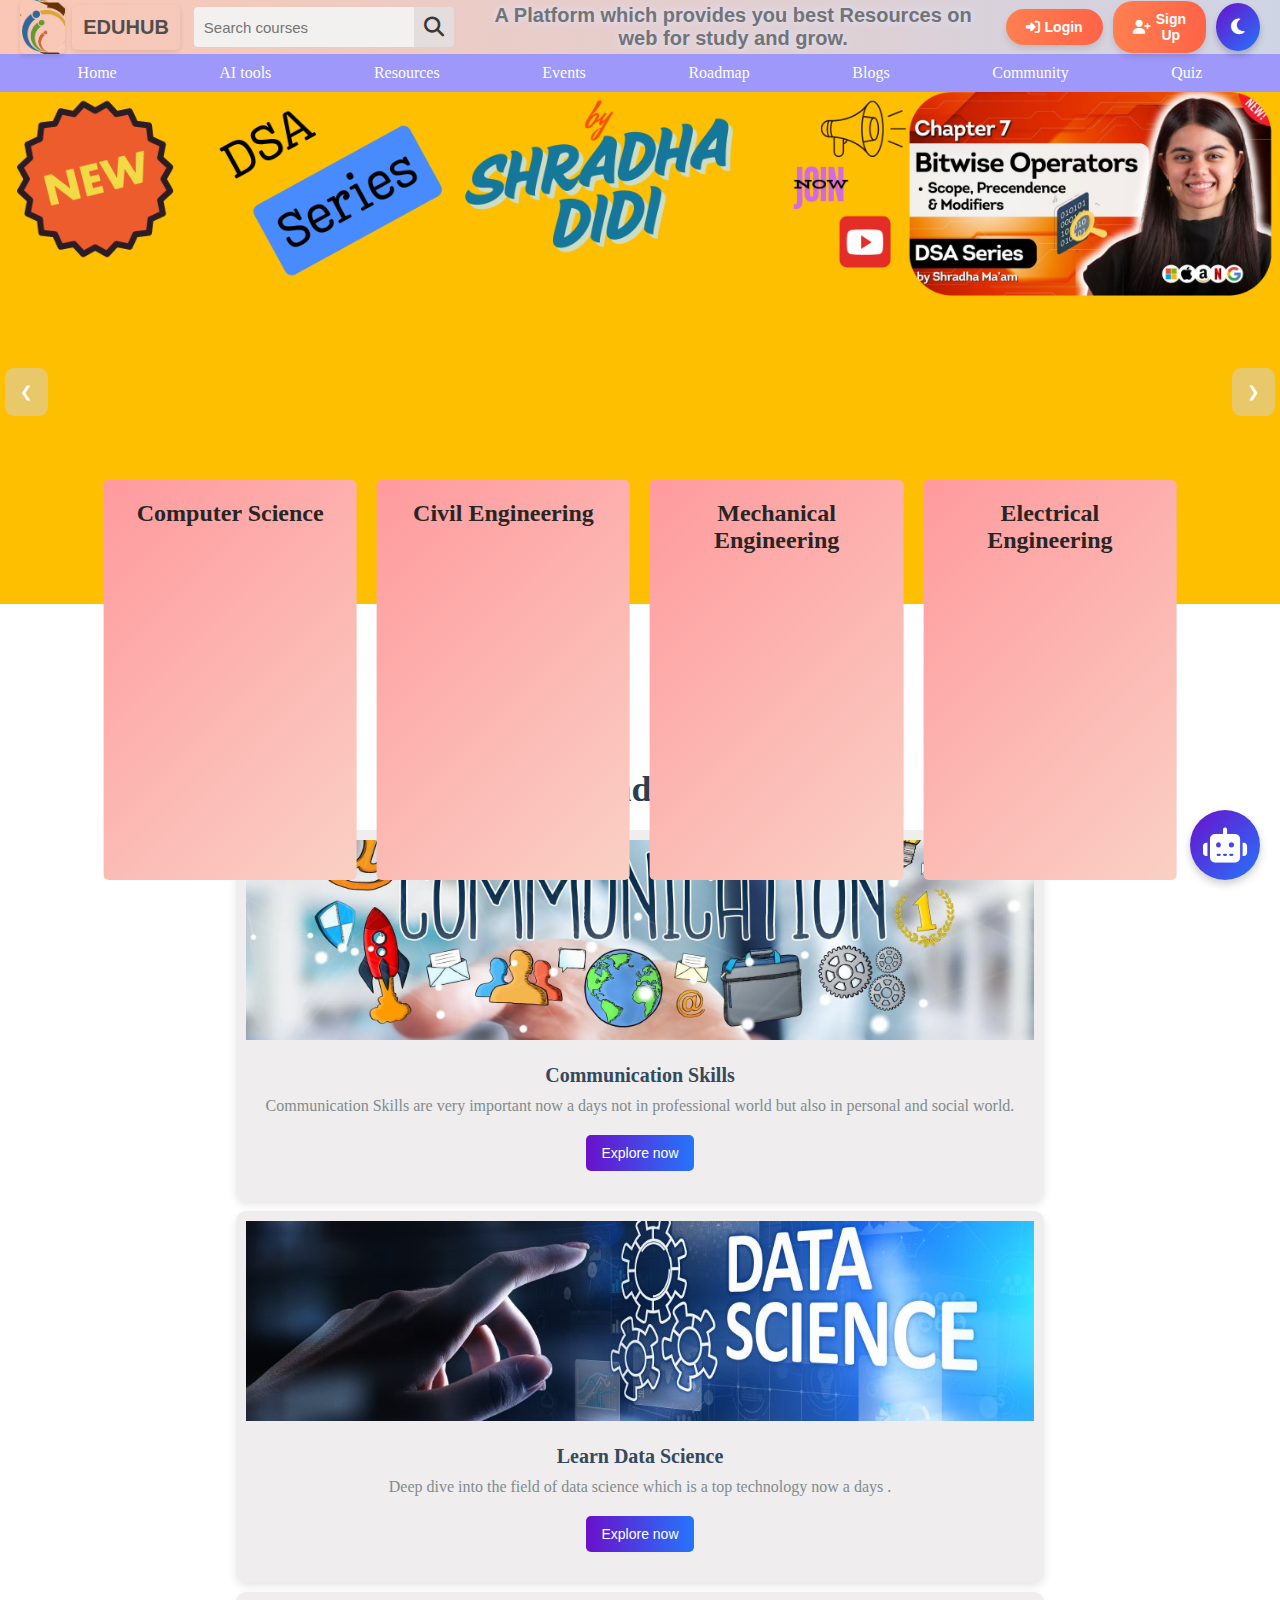
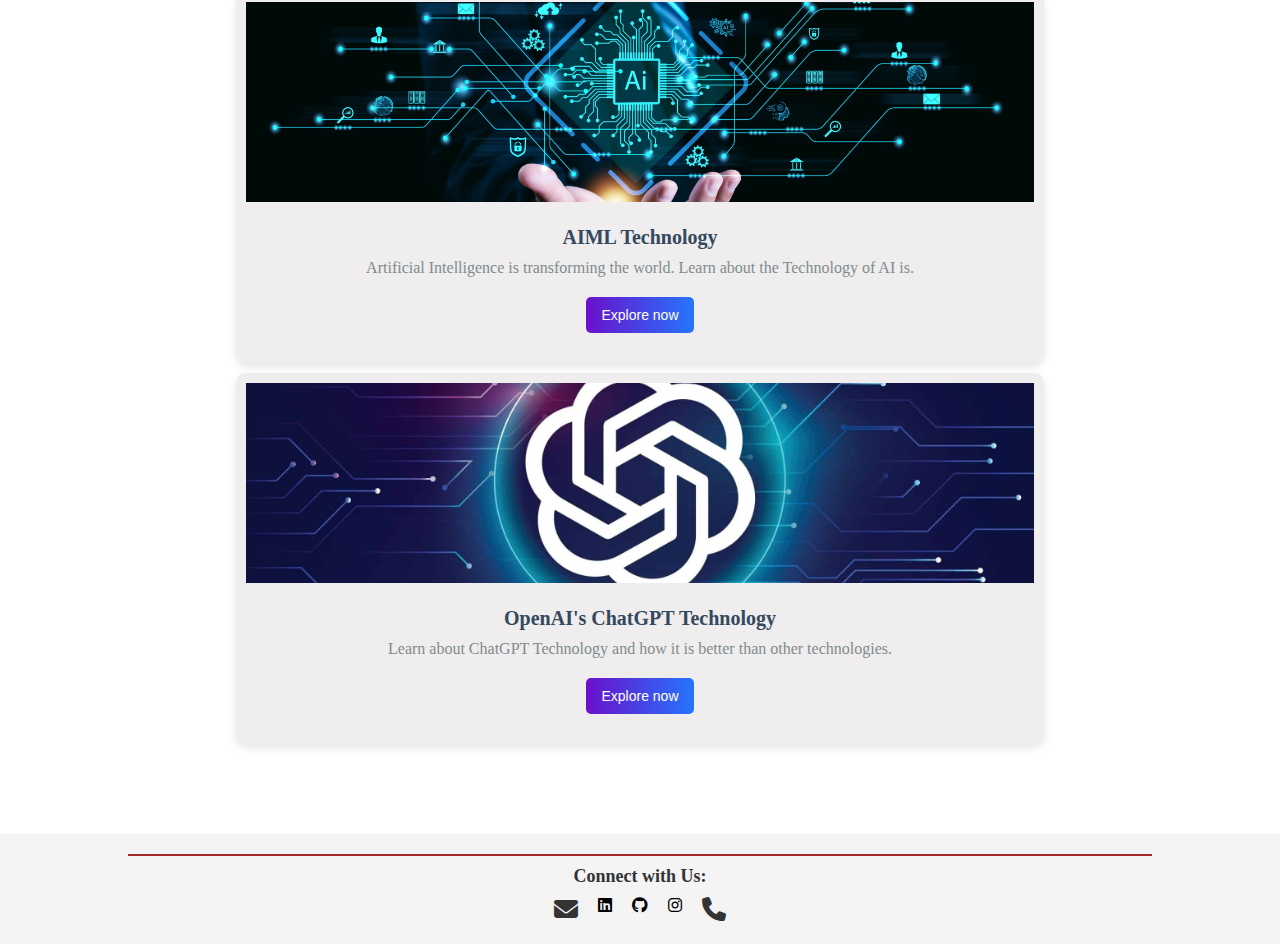
<file: index.html>
<!DOCTYPE html>
<html lang="en">

<head>
    <meta charset="UTF-8">
    <meta name="viewport" content="width=device-width, initial-scale=1.0">
    <title>EDUHUB</title>
    <link rel="stylesheet" href="https://cdnjs.cloudflare.com/ajax/libs/font-awesome/6.7.2/css/all.min.css"
        integrity="sha512-Evv84Mr4kqVGRNSgIGL/F/aIDqQb7xQ2vcrdIwxfjThSH8CSR7PBEakCr51Ck+w+/U6swU2Im1vVX0SVk9ABhg=="
        crossorigin="anonymous" referrerpolicy="no-referrer" />
    <link rel="stylesheet" href="style.css">


</head>

<body>
    <div class="navbar">
        <div class="nav-logo border"></div>
        <div class="title-name border">
            <p id="tname">EDUHUB</p>
        </div>
        <div class="search-bar">
            <div class="nav-search">

                
                <input class="search-input" type="text" placeholder="Search courses">
                <div class="search-icon">
                    <i id="magnify" class="fa-solid fa-magnifying-glass"></i>
                </div>

            </div>

        </div>

        <div class="tagline">
            <p class="glowing-text"> A Platform which provides you best Resources on web for study and grow.</p>
        </div>

        <!-- Login/Sign Up -->
        <div class="login-signup">
            <!-- Login Button -->
            <button class="auth-btn" title="Login" data-href="login.html">
                <i class="fa-solid fa-right-to-bracket"></i> Login
            </button>
            <!-- Sign Up Button -->
            <button class="auth-btn" title="Sign Up" data-href="signup.html">
                <i class="fa-solid fa-user-plus"></i> Sign Up
            </button>
        </div>

        <div class="dark-mode-toggle">
            <button id="darkModeBtn" class="dark-mode-btn" title="Dark/Light Mode">
                <i class="fa-solid fa-moon"></i>
            </button>
        </div>
    </div>
    </div>

    <div class="secondary-navbar">
        <ul class="secondary-navbar-menu">
            <li class="secondary-navbar-item"><a href="index.html" class="secondary-navbar-link">Home </a></li>
            <li class="secondary-navbar-item"><a href="aitools.html" class="secondary-navbar-link">AI tools </a></li>
            <!-- <li class="secondary-navbar-item"><a href="ebook.html" class="secondary-navbar-link">Ebooks</a></li> -->
            <li class="secondary-navbar-item"><a href="resoures.html" class="secondary-navbar-link">Resources </a></li>
            <li class="secondary-navbar-item"><a href="event.html" class="secondary-navbar-link">Events </a></li>
            <li class="secondary-navbar-item"><a href="roadmap.html" class="secondary-navbar-link">Roadmap </a></li>
            <li class="secondary-navbar-item"><a href="blog.html" class="secondary-navbar-link">Blogs </a></li>
            <li class="secondary-navbar-item"><a href="community.html" class="secondary-navbar-link">Community </a></li>
            <li class="secondary-navbar-item"><a href="quiz.html" class="secondary-navbar-link">Quiz</a></li>
        </ul>
    </div>

    <div class="carousel">
        <div class="carousel-images">
            <img class="carousel-image" src="fun.png" alt="Image 1">
            <img class="carousel-image" src="slide1.png" alt="Image 2">
            <img class="carousel-image" src="canva1.png" alt="Image 2">
            <img class="carousel-image" src="last.png" alt="Image 2">
            <img class="carousel-image" src="sh1.png" alt="Image 3">



        </div>

        <button class="carousel-btn prev-btn">&#10094;</button>
        <button class="carousel-btn next-btn">&#10095;</button>
    </div>





    <!-- boxes of college content -->

    <div class="functional-boxes">


        <div class="functional-boxes">
            <!-- Box 1 -->
            <div class="box">
                <h2 class="box-heading">Computer Science</h2>
                <div class="box-hover-content">
                    <button class="box-btn" onclick="window.open('sem1.html')">Semester 1</button>
                    <button class="box-btn" onclick="window.open('https://www.example.com/cse', '_blank')">Semester
                        2</button>
                    <button class="box-btn" onclick="window.open('https://www.example.com/cse', '_blank')">Semester
                        3</button>
                    <button class="box-btn" onclick="window.open('https://www.example.com/cse', '_blank')">Semester
                        4</button>
                    <button class="box-btn" onclick="window.open('https://www.example.com/cse', '_blank')">Semester
                        5</button>
                    <button class="box-btn" onclick="window.open('https://www.example.com/cse', '_blank')">Semester
                        6</button>
                    <button class="box-btn" onclick="window.open('https://www.example.com/cse', '_blank')">Semester
                        7</button>
                    <button class="box-btn" onclick="window.open('https://www.example.com/cse', '_blank')">Semester
                        8</button>

                </div>
            </div>
            <!-- Box 2 -->
            <div class="box">
                <h2 class="box-heading">Civil Engineering</h2>
                <div class="box-hover-content">
                    <button class="box-btn" onclick="window.open('https://www.example.com/cse', '_blank')">Semester
                        1</button>
                    <button class="box-btn" onclick="window.open('https://www.example.com/cse', '_blank')">Semester
                        2</button>
                    <button class="box-btn" onclick="window.open('https://www.example.com/cse', '_blank')">Semester
                        3</button>
                    <button class="box-btn" onclick="window.open('https://www.example.com/cse', '_blank')">Semester
                        4</button>
                    <button class="box-btn" onclick="window.open('https://www.example.com/cse', '_blank')">Semester
                        5</button>
                    <button class="box-btn" onclick="window.open('https://www.example.com/cse', '_blank')">Semester
                        6</button>
                    <button class="box-btn" onclick="window.open('https://www.example.com/cse', '_blank')">Semester
                        7</button>
                    <button class="box-btn" onclick="window.open('https://www.example.com/cse', '_blank')">Semester
                        8</button>

                </div>
            </div>

            <!-- Box 3 -->
            <div class="box">
                <h2 class="box-heading">Mechanical Engineering</h2>
                <div class="box-hover-content">
                    <button class="box-btn" onclick="window.open('https://www.example.com/cse', '_blank')">Semester
                        1</button>
                    <button class="box-btn" onclick="window.open('https://www.example.com/cse', '_blank')">Semester
                        2</button>
                    <button class="box-btn" onclick="window.open('https://www.example.com/cse', '_blank')">Semester
                        3</button>
                    <button class="box-btn" onclick="window.open('https://www.example.com/cse', '_blank')">Semester
                        4</button>
                    <button class="box-btn" onclick="window.open('https://www.example.com/cse', '_blank')">Semester
                        5</button>
                    <button class="box-btn" onclick="window.open('https://www.example.com/cse', '_blank')">Semester
                        6</button>
                    <button class="box-btn" onclick="window.open('https://www.example.com/cse', '_blank')">Semester
                        7</button>
                    <button class="box-btn" onclick="window.open('https://www.example.com/cse', '_blank')">Semester
                        8</button>
                </div>
            </div>

            <!-- Box 4 -->
            <div class="box">
                <h2 class="box-heading">Electrical Engineering</h2>
                <div class="box-hover-content">
                    <button class="box-btn" onclick="window.open('https://www.example.com/cse', '_blank')">Semester
                        1</button>
                    <button class="box-btn" onclick="window.open('https://www.example.com/cse', '_blank')">Semester
                        2</button>
                    <button class="box-btn" onclick="window.open('https://www.example.com/cse', '_blank')">Semester
                        3</button>
                    <button class="box-btn" onclick="window.open('https://www.example.com/cse', '_blank')">Semester
                        4</button>
                    <button class="box-btn" onclick="window.open('https://www.example.com/cse', '_blank')">Semester
                        5</button>
                    <button class="box-btn" onclick="window.open('https://www.example.com/cse', '_blank')">Semester
                        6</button>
                    <button class="box-btn" onclick="window.open('https://www.example.com/cse', '_blank')">Semester
                        7</button>
                    <button class="box-btn" onclick="window.open('https://www.example.com/cse', '_blank')">Semester
                        8</button>

                </div>
            </div>








        </div>


    </div>


    <!-- AI Chatbot Button -->
    <div class="chatbot-container">
        <button id="chatbot-btn" class="chatbot-btn" title="Chat with AI">
            <i class="fa-solid fa-robot"></i>
        </button>
    </div>

    <!-- Chatbot Window -->
    <div id="chatbot-window" class="chatbot-window">
        <div class="chatbot-header">
            <h3>AI Chatbot</h3>
            <button id="close-chatbot" class="close-btn">X</button>
        </div>
        <div class="chatbot-body">
            <!-- Chatbot iframe -->
            <iframe
                src="https://cdn.botpress.cloud/webchat/v2.2/shareable.html?configUrl=https://files.bpcontent.cloud/2025/03/20/18/20250320181829-QB4JMV83.json"
                title="AI Chatbot" class="chatbot-iframe" frameborder="0">
            </iframe>
        </div>
    </div>

    <br>
    <br>

    <div class="course">






        <!-- Blog 1 -->
        <!-- Blog Section -->
        <div class="blog-container">
            <h1 class="page-title">Recommended Courses</h1>
            <div class="blog-grid">


                <div class="blog-card">
                    <img src="communication.webp" alt="blog img" class="blog-image">
                    <div class="blog-content">
                        <h2 class="blog-title">Communication Skills</h2>

                        <p class="blog-excerpt">Communication Skills are very important now a days not in professional
                            world but also in personal and social world.</p>
                        <button class="read-more-btn" onclick="window.open('com.html', '_blank')">Explore now</button>
                    </div>
                </div>








                <!-- Blog 1 -->
                <!-- Blog Section -->


                <div class="blog-card">
                    <img src="datasc.jpg" alt="blog img" class="blog-image">
                    <div class="blog-content">
                        <h2 class="blog-title">Learn Data Science</h2>

                        <p class="blog-excerpt">Deep dive into the field of data science which is a top technology now a
                            days .</p>
                        <button class="read-more-btn"
                            onclick="window.open('https://openai.com/index/chatgpt/', '_blank')">Explore now</button>
                    </div>
                </div>

                <div class="blog-card">
                    <img src="aiii.png" alt="blog img" class="blog-image">
                    <div class="blog-content">
                        <h2 class="blog-title">AIML Technology</h2>

                        <p class="blog-excerpt">Artificial Intelligence is transforming the world. Learn about the
                            Technology of AI is.</p>
                        <button class="read-more-btn"
                            onclick="window.open('https://openai.com/index/chatgpt/', '_blank')">Explore now</button>
                    </div>
                </div>


                <div class="blog-card">
                    <img src="chat.jpg" alt="blog img" class="blog-image">
                    <div class="blog-content">
                        <h2 class="blog-title">OpenAI's ChatGPT Technology</h2>

                        <p class="blog-excerpt">Learn about ChatGPT Technology and how it is better than other
                            technologies.</p>
                        <button class="read-more-btn"
                            onclick="window.open('https://openai.com/index/chatgpt/', '_blank')">Explore now</button>
                    </div>
                </div>




            </div>
        </div>




    </div>



    <!-- Footer Section -->
    <footer class="footer">
        <div class="footer-container">
            <hr class="footer-line">
            <p class="footer-text">Connect with Us:</p>
            <div class="footer-icons">
                <a href="mailto:coderanilkumar@gmail.com" target="_blank" class="footer-icon" title="Gmail">
                    <i class="fa-solid fa-envelope"></i>
                </a>
            
                    <i class="fa-brands fa-linkedin"></i>
                    <i class="fa-brands fa-github"></i>
                    <i class="fa-brands fa-instagram"></i>
                </a>
                <a href="tel:+9734567890" target="_blank" class="footer-icon" title="Contact">
                    <i class="fa-solid fa-phone"></i>
                </a>
            </div>
        </div>
    </footer>

    <script src="script.js"></script>
</body>

</html>
</file>
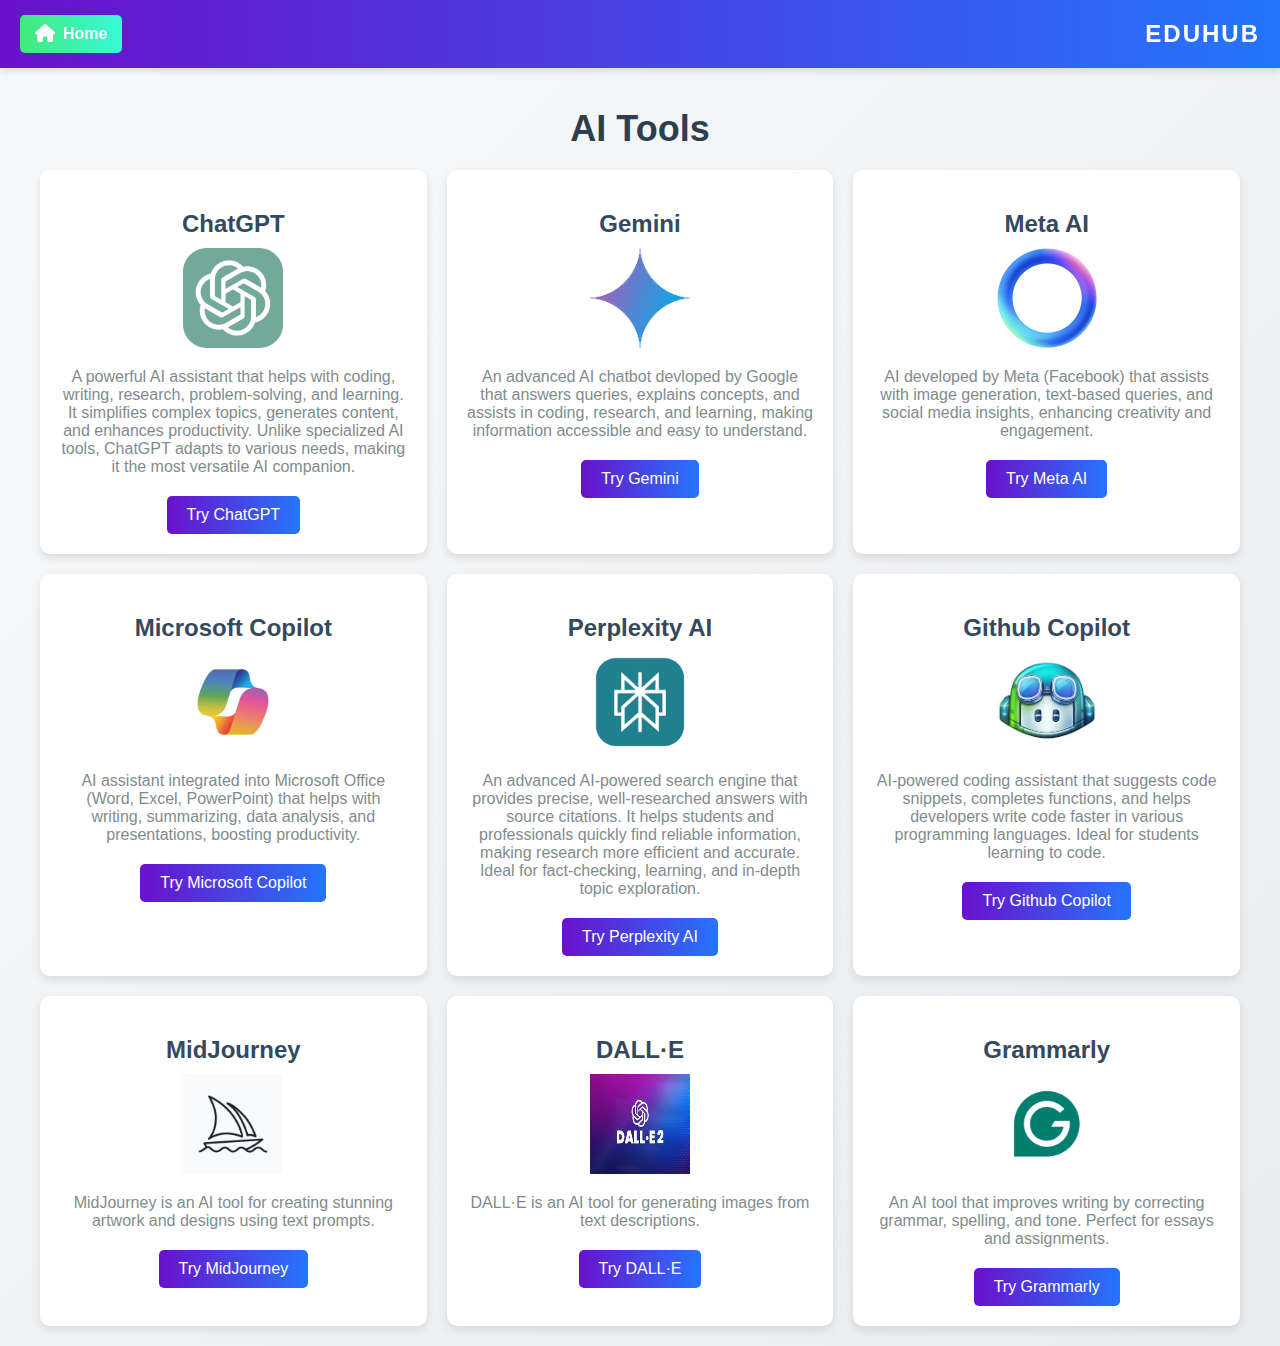
<file: aitools.html>
<!DOCTYPE html>
<html lang="en">
<head>
    <meta charset="UTF-8">
    <meta name="viewport" content="width=device-width, initial-scale=1.0">
    <title>AI Tools</title>
    <link rel="stylesheet" href="https://cdnjs.cloudflare.com/ajax/libs/font-awesome/6.7.2/css/all.min.css"
        integrity="sha512-Evv84Mr4kqVGRNSgIGL/F/aIDqQb7xQ2vcrdIwxfjThSH8CSR7PBEakCr51Ck+w+/U6swU2Im1vVX0SVk9ABhg=="
        crossorigin="anonymous" referrerpolicy="no-referrer" />
    <link rel="stylesheet" href="aitools.css">
</head>
<body>

<!-- Navbar -->
<nav class="navbar">
    
    <button class="home-btn" data-link="index.html">
        <i class="fa-solid fa-house"></i> Home
    </button>
    <!-- <p id="tagline"> AI tools which makes you smart and fast learner.</p> -->
    <div class="navbar-logo">EDUHUB</div>
</nav>


    <div class="ai-tools-container">
        <h1 class="page-title">AI Tools</h1>
        <div class="ai-tools-list">


            <!-- AI Tool 1 -->
            <div class="ai-tool">
                <h2 class="tool-title">ChatGPT</h2>
                <img src="chatgpt.webp" alt="chatgpt" class="aiimg">
                <p class="tool-description">A powerful AI assistant that helps with coding, writing, research, problem-solving, and learning. It simplifies complex topics, generates content, and enhances productivity. Unlike specialized AI tools, ChatGPT adapts to various needs, making it the most versatile AI companion.</p>
                <button class="tool-btn" data-link="https://chat.openai.com/">Try ChatGPT</button>
            </div>


            <!-- gemini -->
            <div class="ai-tool">
                <h2 class="tool-title">Gemini</h2>
                <img src="gemini.png" alt="chatgpt" class="aiimg">
                <p class="tool-description">An advanced AI chatbot devloped by Google that answers queries, explains concepts, and assists in coding, research, and learning, making information accessible and easy to understand.</p>
                <button class="tool-btn" data-link="https://gemini.google.com/">Try Gemini</button>
            </div>


            
            <!-- meta ai -->
            <div class="ai-tool">
                <h2 class="tool-title">Meta AI</h2>
                <img src="Metaai.png" alt="chatgpt" class="aiimg">
                <p class="tool-description">AI developed by Meta (Facebook) that assists with image generation, text-based queries, and social media insights, enhancing creativity and engagement.</p>
                <button class="tool-btn" data-link="https://www.meta.ai/">Try Meta AI</button>
            </div>




            <!-- microsoft copilot -->
            <div class="ai-tool">
                <h2 class="tool-title">Microsoft Copilot</h2>
                <img src="copilot.webp" alt="chatgpt" class="aiimg">
                <p class="tool-description">AI assistant integrated into Microsoft Office (Word, Excel, PowerPoint) that helps with writing, summarizing, data analysis, and presentations, boosting productivity.</p>
                <button class="tool-btn" data-link="https://copilot.microsoft.com/">Try Microsoft Copilot</button>
            </div>



            <!-- perlexity ai -->
            <div class="ai-tool">
                <h2 class="tool-title">Perplexity AI</h2>
                <img src="Perplexity.png" alt="chatgpt" class="aiimg">
                <p class="tool-description">An advanced AI-powered search engine that provides precise, well-researched answers with source citations. It helps students and professionals quickly find reliable information, making research more efficient and accurate. Ideal for fact-checking, learning, and in-depth topic exploration.</p>
                <button class="tool-btn" data-link="https://www.perplexity.ai/">Try Perplexity AI</button>
            </div>



            <!-- AI Tool 4 -->
            <div class="ai-tool">
                <h2 class="tool-title">Github Copilot</h2>
                <img src="github.jpg" alt="chatgpt" class="aiimg">
                <p class="tool-description">AI-powered coding assistant that suggests code snippets, completes functions, and helps developers write code faster in various programming languages. Ideal for students learning to code.</p>
                <button class="tool-btn" data-link="https://github.com/copilot">Try Github Copilot</button>
            </div>



            <!-- AI Tool 4 -->
            <div class="ai-tool">
                <h2 class="tool-title">MidJourney</h2>
                <img src="Midjourney.png" alt="chatgpt" class="aiimg">
                <p class="tool-description">MidJourney is an AI tool for creating stunning artwork and designs using text prompts.</p>
                <button class="tool-btn" data-link="https://www.midjourney.com/">Try MidJourney</button>
            </div>
            
            
            
            <!-- AI Tool 2 -->
            <div class="ai-tool">
                <h2 class="tool-title">DALL·E</h2>
                <img src="dalle.jpg" alt="chatgpt" class="aiimg">
                <p class="tool-description">DALL·E is an AI tool for generating images from text descriptions.</p>
                <button class="tool-btn" data-link="https://openai.com/dall-e/">Try DALL·E</button>
            </div>
            <!-- AI Tool 3 -->
            <div class="ai-tool">
                <h2 class="tool-title">Grammarly</h2>
                <img src="grammer.png" alt="chatgpt" class="aiimg">
                <p class="tool-description">An AI tool that improves writing by correcting grammar, spelling, and tone. Perfect for essays and assignments.</p>
                <button class="tool-btn" data-link="https://www.grammarly.com/">Try Grammarly</button>
            </div>
        </div>
    </div>
    <script src="aitools.js"></script>
</body>
</html>
</file>
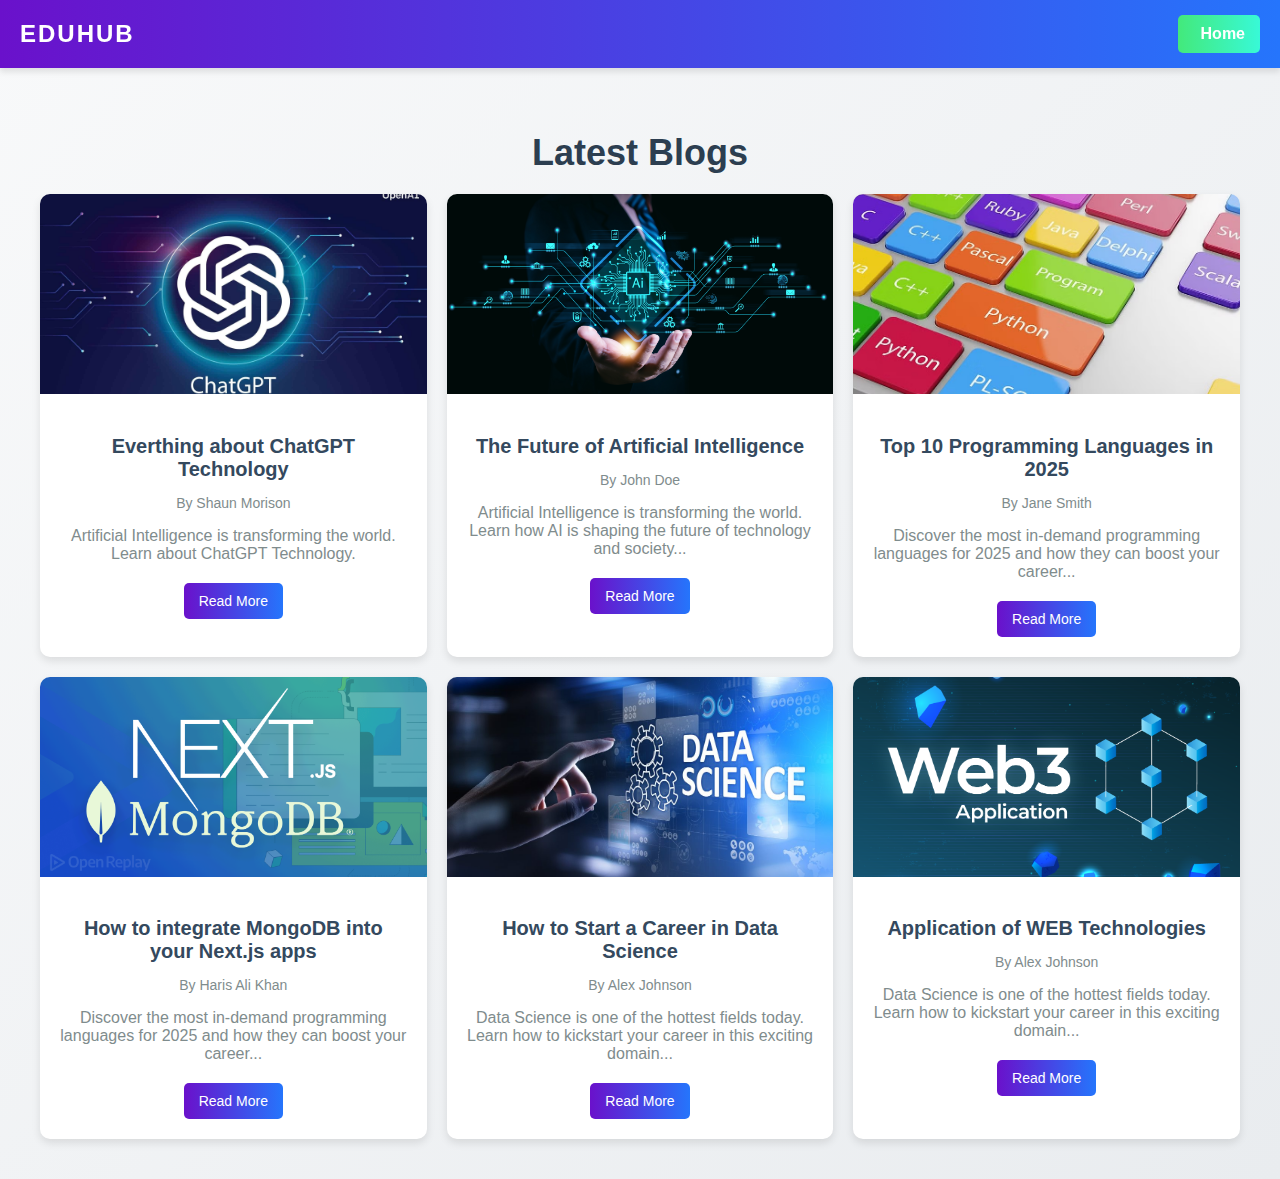
<file: blog.html>
<!DOCTYPE html>
<html lang="en">
<head>
    <meta charset="UTF-8">
    <meta name="viewport" content="width=device-width, initial-scale=1.0">
    <title>Blog Page</title>
    <link rel="stylesheet" href="blog.css">
    <script src="blog.js" defer></script>
</head>
<body>
    <!-- Navbar -->
    <nav class="navbar">
        <div class="navbar-logo">EDUHUB</div>
        <button class="home-btn" onclick="window.location.href='index.html'">
            <i class="fa-solid fa-house"></i> Home
        </button>
    </nav>

    <!-- Blog Section -->
    <div class="blog-container">
        <h1 class="page-title">Latest Blogs</h1>
        <div class="blog-grid">

            
            <!-- Blog 1 -->
            <div class="blog-card">
                <img src="chat.jpg" alt="blog img" class="blog-image">
                <div class="blog-content">
                    <h2 class="blog-title">Everthing about ChatGPT Technology</h2>
                    <p class="blog-author">By Shaun Morison</p>
                    <p class="blog-excerpt">Artificial Intelligence is transforming the world. Learn about ChatGPT Technology.</p>
                    <button class="read-more-btn" onclick="window.open('https://openai.com/index/chatgpt/', '_blank')">Read More</button>
                </div>
            </div>



            <!-- Blog 1 -->
            <div class="blog-card">
                <img src="aiii.png" alt="blog img" class="blog-image">
                <div class="blog-content">
                    <h2 class="blog-title">The Future of Artificial Intelligence</h2>
                    <p class="blog-author">By John Doe</p>
                    <p class="blog-excerpt">Artificial Intelligence is transforming the world. Learn how AI is shaping the future of technology and society...</p>
                    <button class="read-more-btn" onclick="window.open('https://builtin.com/artificial-intelligence/artificial-intelligence-future', '_blank')">Read More</button>
                </div>
            </div>

            <!-- Blog 2 -->
            <div class="blog-card">
                <img src="plll.avif" alt="Blog 2" class="blog-image">
                <div class="blog-content">
                    <h2 class="blog-title">Top 10 Programming Languages in 2025</h2>
                    <p class="blog-author">By Jane Smith</p>
                    <p class="blog-excerpt">Discover the most in-demand programming languages for 2025 and how they can boost your career...</p>
                    <button class="read-more-btn" onclick="window.open('https://www.tiobe.com/tiobe-index/', '_blank')">Read More</button>
                </div>
            </div>


            <!-- Blog 2 -->
            <div class="blog-card">
                <img src="mongo.png" alt="Blog 2" class="blog-image">
                <div class="blog-content">
                    <h2 class="blog-title">How to integrate MongoDB into your Next.js apps</h2>
                    <p class="blog-author">By Haris Ali Khan</p>
                    <p class="blog-excerpt">Discover the most in-demand programming languages for 2025 and how they can boost your career...</p>
                    <button class="read-more-btn" onclick="window.open('https://www.codewithharry.com/blogpost/%60how-to-integrate-mongodb-into-your-nextjs-apps%60/', '_blank')">Read More</button>
                </div>
            </div>


            <!-- Blog 3 -->
            <div class="blog-card">
                <img src="datasc.jpg" alt="Blog 3" class="blog-image">
                <div class="blog-content">
                    <h2 class="blog-title">How to Start a Career in Data Science</h2>
                    <p class="blog-author">By Alex Johnson</p>
                    <p class="blog-excerpt">Data Science is one of the hottest fields today. Learn how to kickstart your career in this exciting domain...</p>
                    <button class="read-more-btn" onclick="window.open('https://www.coursera.org/articles/data-science-career', '_blank')">Read More</button>
                </div>
            </div>




            <!-- Blog 3 -->
            <div class="blog-card">
                <img src="web333.png" alt="Blog 3" class="blog-image">
                <div class="blog-content">
                    <h2 class="blog-title">Application of WEB Technologies</h2>
                    <p class="blog-author">By Alex Johnson</p>
                    <p class="blog-excerpt">Data Science is one of the hottest fields today. Learn how to kickstart your career in this exciting domain...</p>
                    <button class="read-more-btn" onclick="window.open('https://aws.amazon.com/what-is/web3/', '_blank')">Read More</button>
                </div>
            </div>





        </div>
    </div>
</body>
</html>
</file>
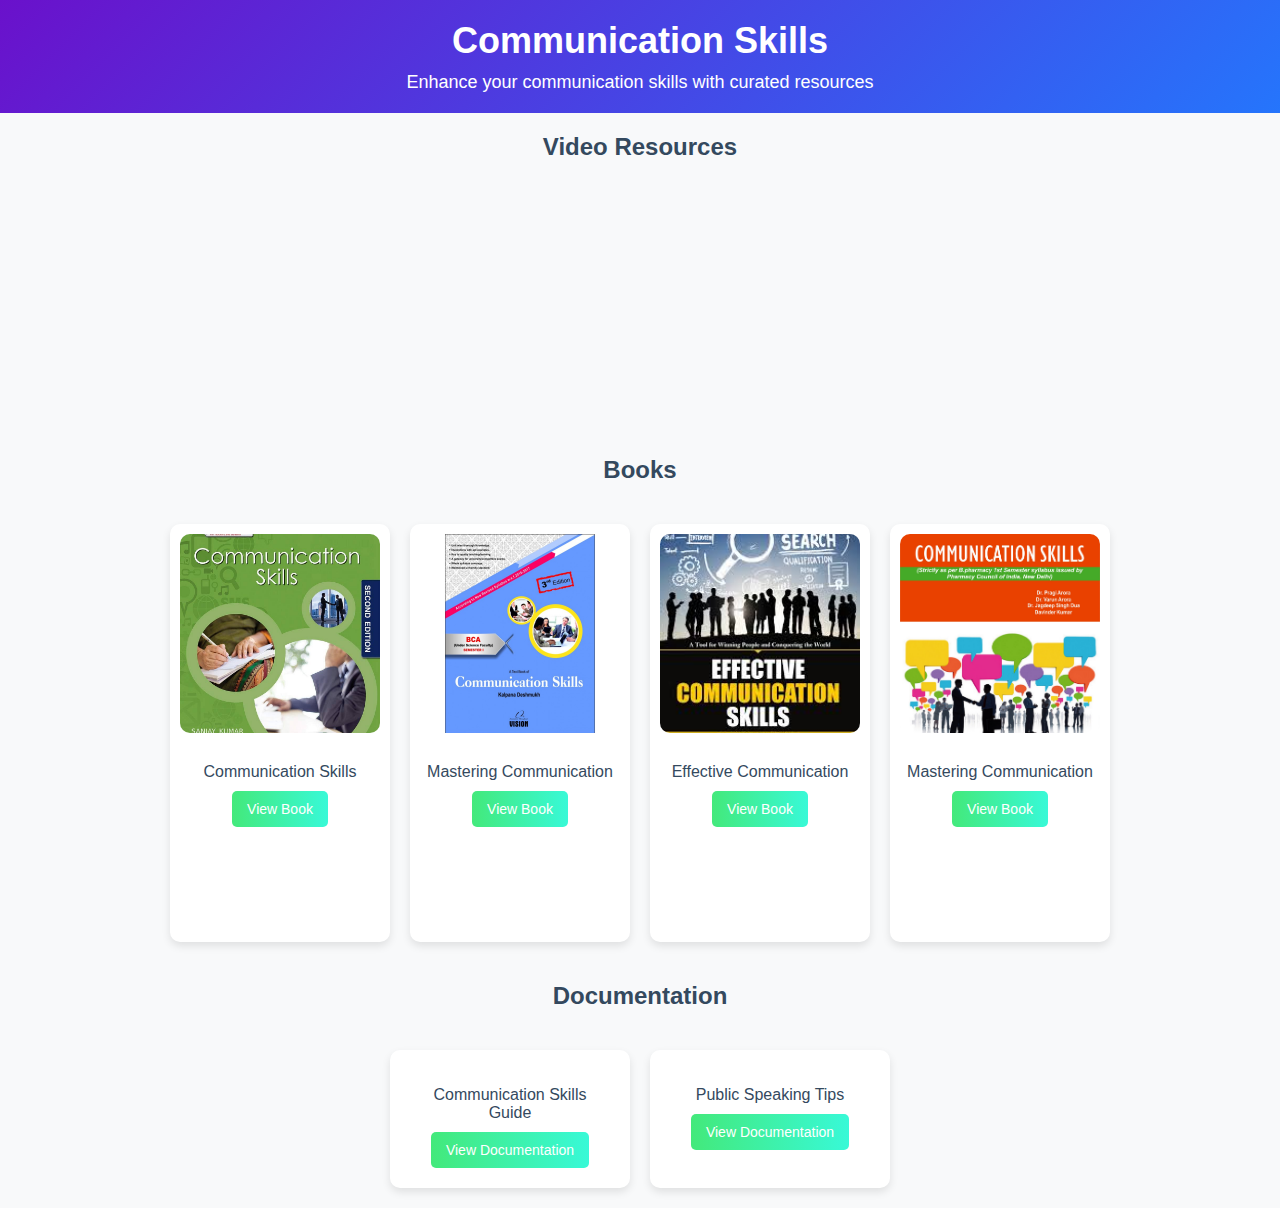
<file: com.html>
<!DOCTYPE html>
<html lang="en">
<head>
    <meta charset="UTF-8">
    <meta name="viewport" content="width=device-width, initial-scale=1.0">
    <title>Communication Skills</title>
    <link rel="stylesheet" href="com.css">
    <script src="com.js" defer></script>
</head>
<body>
    <!-- Header Section -->
    <header class="header">
        <h1 class="course-title">Communication Skills</h1>
        <p class="course-subtitle">Enhance your communication skills with curated resources</p>
    </header>

    <!-- Video Resources Section -->
    <section class="resources-section">
        <h2 class="section-title">Video Resources</h2>
        <div class="video-grid">


            <iframe width="360" height="215" src="https://www.youtube.com/embed/HAnw168huqA?si=S6MU4NhSQ_9RGjeV" title="YouTube video player" frameborder="0" allow="accelerometer; autoplay; clipboard-write; encrypted-media; gyroscope; picture-in-picture; web-share" referrerpolicy="strict-origin-when-cross-origin" allowfullscreen></iframe>


            <iframe width="360" height="215" src="https://www.youtube.com/embed/vULoIGxBYA4?si=FY4rz4sDKBAiezS-" title="YouTube video player" frameborder="0" allow="accelerometer; autoplay; clipboard-write; encrypted-media; gyroscope; picture-in-picture; web-share" referrerpolicy="strict-origin-when-cross-origin" allowfullscreen></iframe>


            <iframe width="360" height="215" src="https://www.youtube.com/embed/BDvYmtjVIaA?si=MNCvhgecuogfsia3" title="YouTube video player" frameborder="0" allow="accelerometer; autoplay; clipboard-write; encrypted-media; gyroscope; picture-in-picture; web-share" referrerpolicy="strict-origin-when-cross-origin" allowfullscreen></iframe>


            
        </div>
    </section>

    <!-- Books Section -->
    <section class="resources-section">
        <h2 class="section-title">Books</h2>
        <div class="books-grid">
            <div class="book-card">
                <img src="cb1.jpg" alt="Book 1" class="book-image">
                <p class="book-title">Communication Skills</p>
                
                
                <button class="resource-btn" onclick="window.open('cmmmmmm.pdf', '_blank')">View Book</button>
            </div>


            <div class="book-card">
                <img src="cb4.jpg" alt="Book 2" class="book-image">
                <p class="book-title">Mastering Communication</p>
                <button class="resource-btn" onclick="window.open('https://example.com/book2', '_blank')">View Book</button>
            </div>


            <div class="book-card">
                <img src="cb3.jpg" alt="Book 2" class="book-image">
                <p class="book-title">Effective Communication</p>
                <button class="resource-btn" onclick="window.open('https://example.com/book2', '_blank')">View Book</button>
            </div>



            <div class="book-card">
                <img src="cb2.jpg" alt="Book 2" class="book-image">
                <p class="book-title">Mastering Communication</p>
                <button class="resource-btn" onclick="window.open('https://example.com/book2', '_blank')">View Book</button>
            </div>



        </div>






    </section>

    <!-- Documentation Section -->
    <section class="resources-section">
        <h2 class="section-title">Documentation</h2>
        <div class="docs-grid">
            <div class="doc-card">
                <p class="doc-title">Communication Skills Guide</p>
                <button class="resource-btn" onclick="window.open('https://example.com/doc1', '_blank')">View Documentation</button>
            </div>
            <div class="doc-card">
                <p class="doc-title">Public Speaking Tips</p>
                <button class="resource-btn" onclick="window.open('https://example.com/doc2', '_blank')">View Documentation</button>
            </div>
        </div>
    </section>
</body>
</html>
</file>
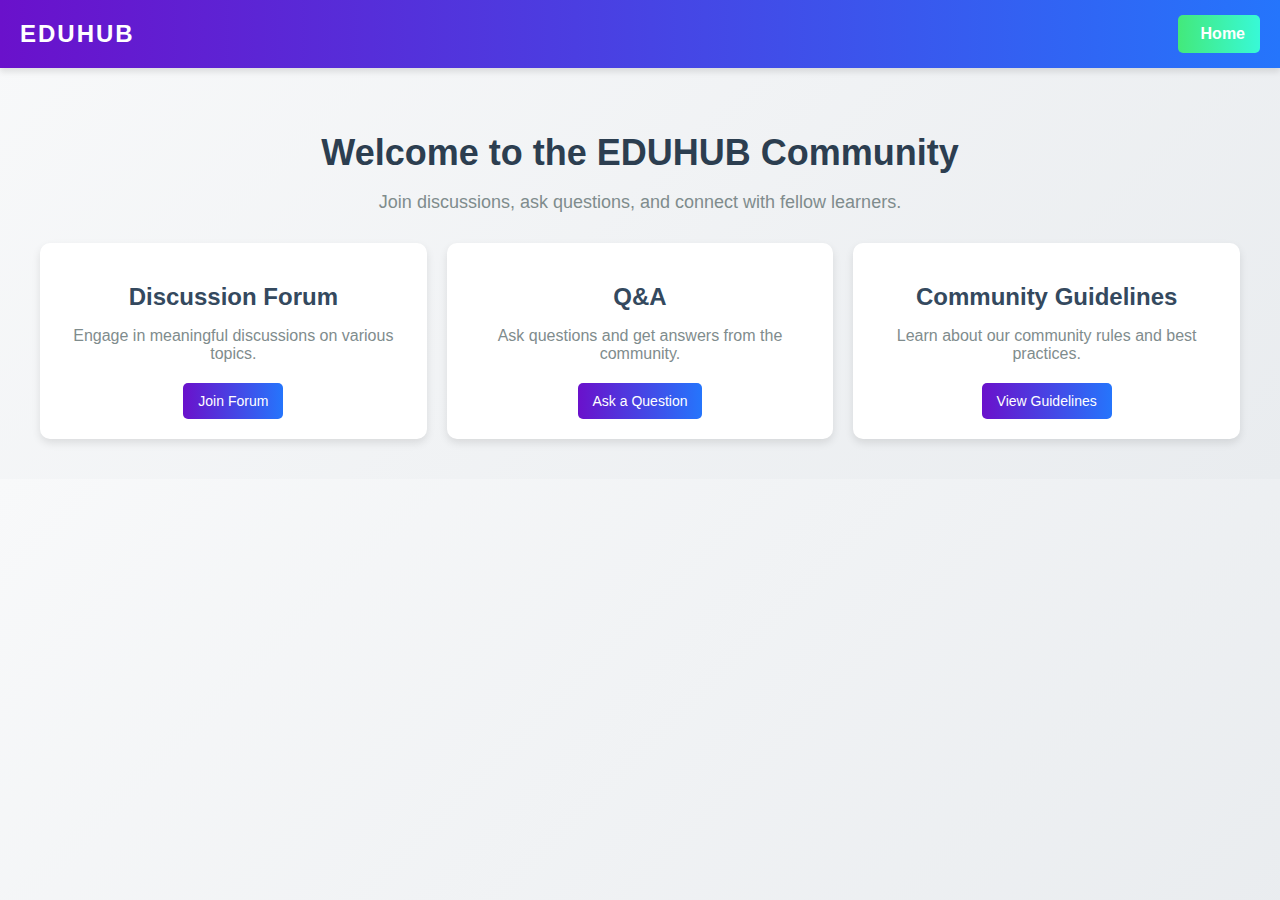
<file: community.html>
<!DOCTYPE html>
<html lang="en">
<head>
    <meta charset="UTF-8">
    <meta name="viewport" content="width=device-width, initial-scale=1.0">
    <title>Community Page</title>
    <link rel="stylesheet" href="community.css">
    <script src="community.js" defer></script>
</head>
<body>
    <!-- Navbar -->
    <nav class="navbar">
        <div class="navbar-logo">EDUHUB</div>
        <button class="home-btn" onclick="window.location.href='index.html'">
            <i class="fa-solid fa-house"></i> Home
        </button>
    </nav>

    <!-- Community Section -->
    <div class="community-container">
        <h1 class="page-title">Welcome to the EDUHUB Community</h1>
        <p class="community-description">Join discussions, ask questions, and connect with fellow learners.</p>

        <!-- Community Features -->
        <div class="community-grid">
            <!-- Discussion Forum -->
            <div class="community-card">
                <h2 class="community-title">Discussion Forum</h2>
                <p class="community-text">Engage in meaningful discussions on various topics.</p>
                <button class="community-btn" onclick="window.open('https://www.reddit.com/r/education/', '_blank')">Join Forum</button>
            </div>

            <!-- Q&A Section -->
            <div class="community-card">
                <h2 class="community-title">Q&A</h2>
                <p class="community-text">Ask questions and get answers from the community.</p>
                <button class="community-btn" onclick="window.open('https://stackoverflow.com/', '_blank')">Ask a Question</button>
            </div>

            <!-- Community Guidelines -->
            <div class="community-card">
                <h2 class="community-title">Community Guidelines</h2>
                <p class="community-text">Learn about our community rules and best practices.</p>
                <button class="community-btn" onclick="window.open('https://example.com/guidelines', '_blank')">View Guidelines</button>
            </div>
        </div>
    </div>
</body>
</html>
</file>
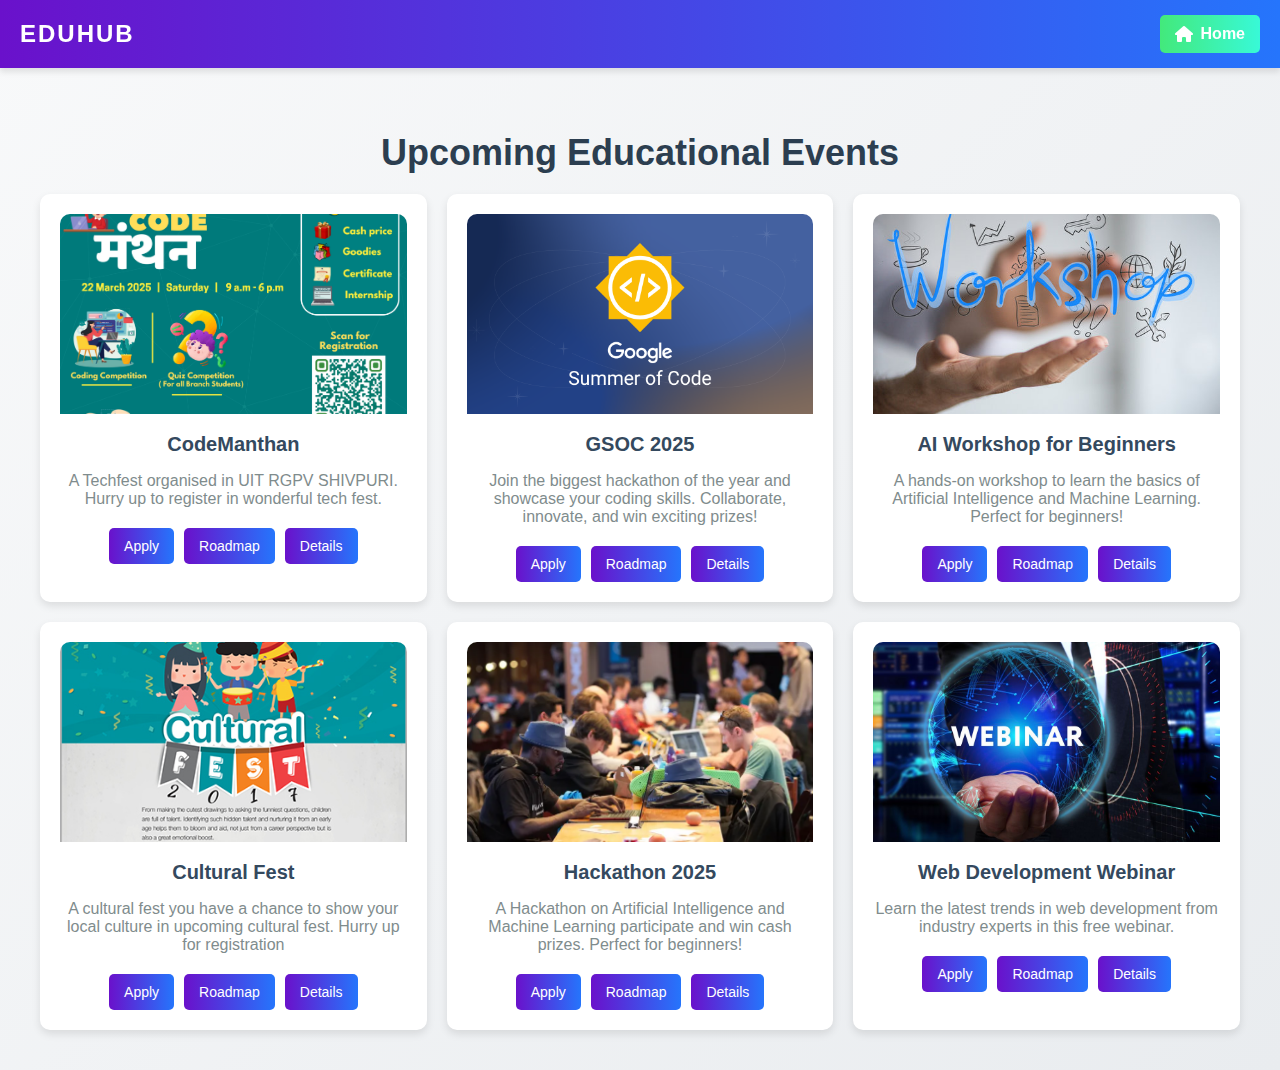
<file: event.html>
<!DOCTYPE html>
<html lang="en">
<head>
    <meta charset="UTF-8">
    <meta name="viewport" content="width=device-width, initial-scale=1.0">
    <title>Educational Events</title>
    <link rel="stylesheet" href="event.css">
    <link rel="stylesheet" href="https://cdnjs.cloudflare.com/ajax/libs/font-awesome/6.7.2/css/all.min.css"
        integrity="sha512-Evv84Mr4kqVGRNSgIGL/F/aIDqQb7xQ2vcrdIwxfjThSH8CSR7PBEakCr51Ck+w+/U6swU2Im1vVX0SVk9ABhg=="
        crossorigin="anonymous" referrerpolicy="no-referrer" />
    <script src="event.js" defer></script>
</head>
<body>
    <!-- Navbar -->
    <nav class="navbar">
        <div class="navbar-logo">EDUHUB</div>
        <button class="home-btn" data-link="index.html">
            <i class="fa-solid fa-house"></i> Home
        </button>
    </nav>

    <!-- Event Section -->
    <div class="event-container">
        <h1 class="page-title">Upcoming Educational Events</h1>
        <div class="event-list">

            <!-- Event 2 -->
            <div class="event-card">
                <img src="codem.jpg" alt="CodeManthan" class="event-image">
                <h2 class="event-title">CodeManthan</h2>
                <p class="event-description">A Techfest organised in UIT RGPV SHIVPURI. Hurry up to register in wonderful tech fest.</p>
                <div class="event-buttons">
                    <button class="event-btn apply-btn" data-link="https://docs.google.com/forms/d/e/1FAIpQLSfDm_wuX03-E39wpMauREdTrkIvVX0YQ2kIy-K5qhALDrhmEQ/closedform">Apply</button>
                    <button class="event-btn roadmap-btn" data-link="https://aiworkshoprrr.com/roadmap">Roadmap</button>
                    <button class="event-btn details-btn" data-link="https://aiworkshoprrr.com/details">Details</button>
                </div>
            </div>

            <!-- Event 1 -->
            <div class="event-card">
                <img src="gggg.png" alt="Hackathon" class="event-image">
                <h2 class="event-title">GSOC 2025</h2>
                <p class="event-description">Join the biggest hackathon of the year and showcase your coding skills. Collaborate, innovate, and win exciting prizes!</p>
                <div class="event-buttons">
                    <button class="event-btn apply-btn" data-link="https://summerofcode.withgoogle.com/programs/2025/organizations">Apply</button>
                    <button class="event-btn roadmap-btn" data-link="https://youtu.be/sPM2WiwA1us?si=D0vLS1aRhG2BhJki">Roadmap</button>
                    <button class="event-btn details-btn" data-link="https://summerofcode.withgoogle.com/">Details</button>
                </div>
            </div>

            


            <!-- Event 2 -->
            <div class="event-card">
                <img src="workshop.jpg" alt="Workshop" class="event-image">
                <h2 class="event-title">AI Workshop for Beginners</h2>
                <p class="event-description">A hands-on workshop to learn the basics of Artificial Intelligence and Machine Learning. Perfect for beginners!</p>
                <div class="event-buttons">
                    <button class="event-btn apply-btn" data-link="https://aiworkshop.com/apply">Apply</button>
                    <button class="event-btn roadmap-btn" data-link="https://aiworkshop.com/roadmap">Roadmap</button>
                    <button class="event-btn details-btn" data-link="https://aiworkshop.com/details">Details</button>
                </div>
            </div>

<!-- Event 2 -->
<div class="event-card">
    <img src="culture.jpg" alt="Workshop" class="event-image">
    <h2 class="event-title">Cultural Fest</h2>
    <p class="event-description">A cultural fest you have a chance to show your local culture in upcoming cultural fest. Hurry up for registration</p>
    <div class="event-buttons">
        <button class="event-btn apply-btn" data-link="https://aiworkshop.com/apply">Apply</button>
        <button class="event-btn roadmap-btn" data-link="https://aiworkshop.com/roadmap">Roadmap</button>
        <button class="event-btn details-btn" data-link="https://aiworkshop.com/details">Details</button>
    </div>
</div>




<!-- Event 2 -->
<div class="event-card">
    <img src="hackathon.webp" alt="Workshop" class="event-image">
    <h2 class="event-title">Hackathon 2025</h2>
    <p class="event-description">A Hackathon on Artificial Intelligence and Machine Learning participate and win cash prizes. Perfect for beginners!</p>
    <div class="event-buttons">
        <button class="event-btn apply-btn" data-link="https://aiworkshop.com/apply">Apply</button>
        <button class="event-btn roadmap-btn" data-link="https://aiworkshop.com/roadmap">Roadmap</button>
        <button class="event-btn details-btn" data-link="https://aiworkshop.com/details">Details</button>
    </div>
</div>

            <!-- Event 3 -->
            <div class="event-card">
                <img src="webinar.jpg" alt="Webinar" class="event-image">
                <h2 class="event-title">Web Development Webinar</h2>
                <p class="event-description">Learn the latest trends in web development from industry experts in this free webinar.</p>
                <div class="event-buttons">
                    <button class="event-btn apply-btn" data-link="https://webinar2025.com/apply">Apply</button>
                    <button class="event-btn roadmap-btn" data-link="https://webinar2025.com/roadmap">Roadmap</button>
                    <button class="event-btn details-btn" data-link="https://webinar2025.com/details">Details</button>
                </div>
            </div>
        </div>
    </div>
</body>
</html>
</file>
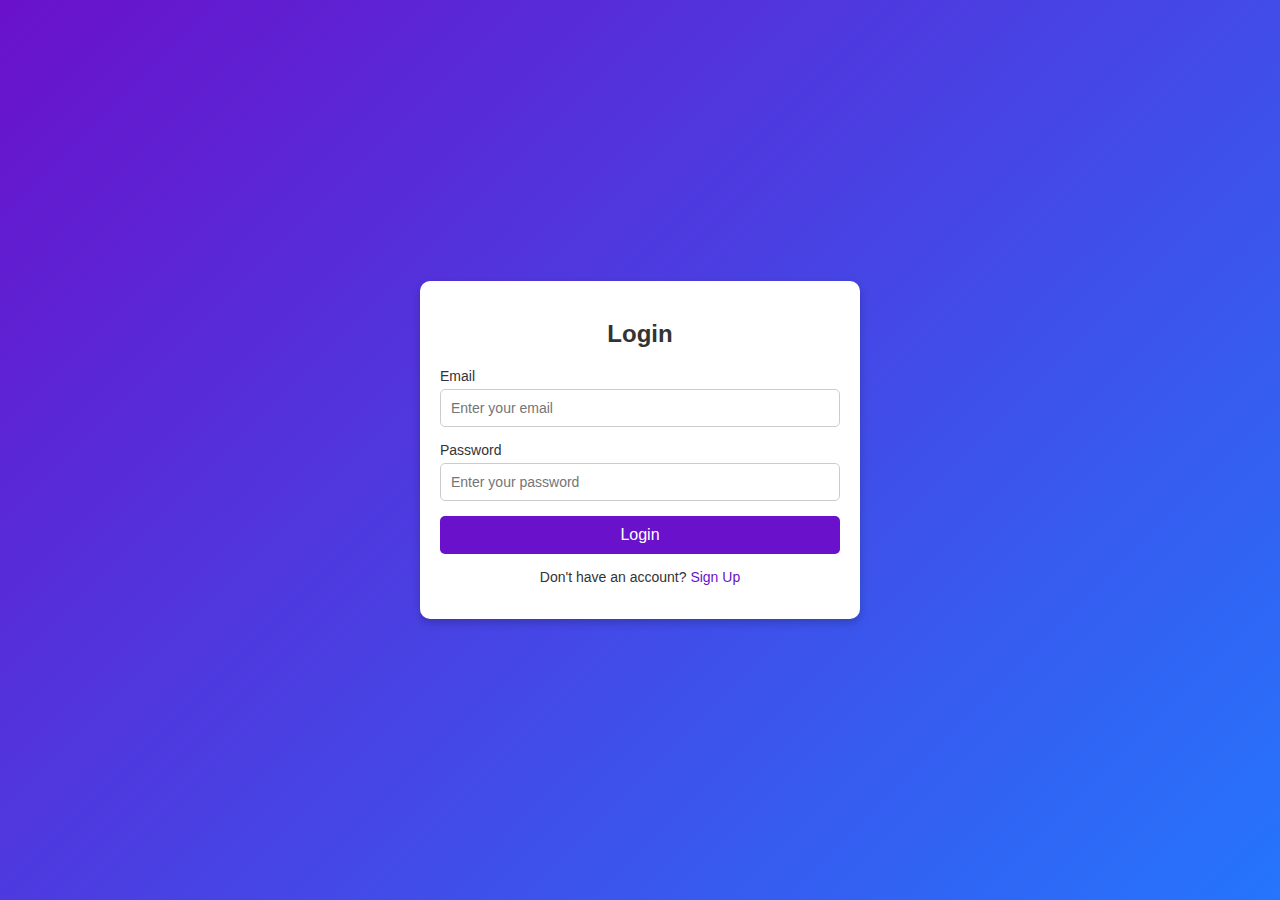
<file: login.html>
<!DOCTYPE html>
<html lang="en">
<head>
    <meta charset="UTF-8">
    <meta name="viewport" content="width=device-width, initial-scale=1.0">
    <title>Login</title>
    <link rel="stylesheet" href="https://cdnjs.cloudflare.com/ajax/libs/font-awesome/6.7.2/css/all.min.css"
        integrity="sha512-Evv84Mr4kqVGRNSgIGL/F/aIDqQb7xQ2vcrdIwxfjThSH8CSR7PBEakCr51Ck+w+/U6swU2Im1vVX0SVk9ABhg=="
        crossorigin="anonymous" referrerpolicy="no-referrer" />
    <link rel="stylesheet" href="login.css">
</head>
<body>
    <div class="login-container">
        <div class="login-form">
            <h2>Login</h2>
            <form id="loginForm">
                <div class="form-group">
                    <label for="email">Email</label>
                    <input type="email" id="email" placeholder="Enter your email" required>
                </div>
                <div class="form-group">
                    <label for="password">Password</label>
                    <input type="password" id="password" placeholder="Enter your password" required>
                </div>
                <button type="submit" class="login-btn">Login</button>
                <p class="signup-link">Don't have an account? <a href="signup.html">Sign Up</a></p>
            </form>
        </div>
    </div>
    <script src="login.js"></script>
</body>
</html>
</body>
</html>
</file>
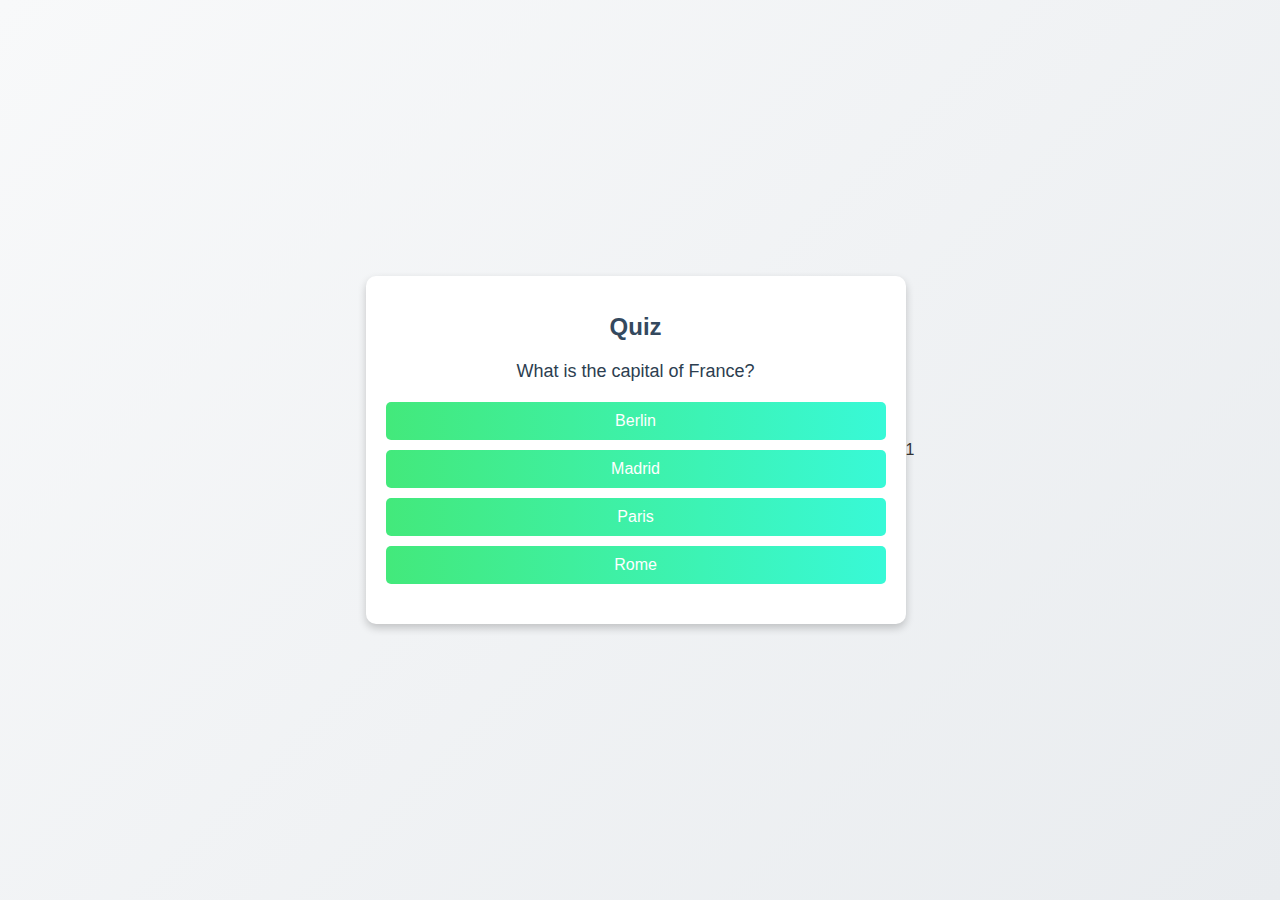
<file: quiz.html>
<!DOCTYPE html>
<html lang="en">
<head>
    <meta charset="UTF-8">
    <meta name="viewport" content="width=device-width, initial-scale=1.0">
    <title>Quiz Page</title>
    <link rel="stylesheet" href="quiz.css">
    <script src="quiz.js" defer></script>
</head>
<body>
    <div class="quiz-container">
        <h1 class="quiz-title">Quiz</h1>
        <div id="question-container" class="question-container">
            <p id="question" class="question">What is the capital of France?</p>
            <div class="options">
                <button class="option-btn" onclick="checkAnswer(this)" data-correct="false">Berlin</button>
                <button class="option-btn" onclick="checkAnswer(this)" data-correct="false">Madrid</button>
                <button class="option-btn" onclick="checkAnswer(this)" data-correct="true">Paris</button>
                <button class="option-btn" onclick="checkAnswer(this)" data-correct="false">Rome</button>
            </div>
        </div>
        <div id="result" class="result"></div>
    </div>

</body>
</html>1
</file>
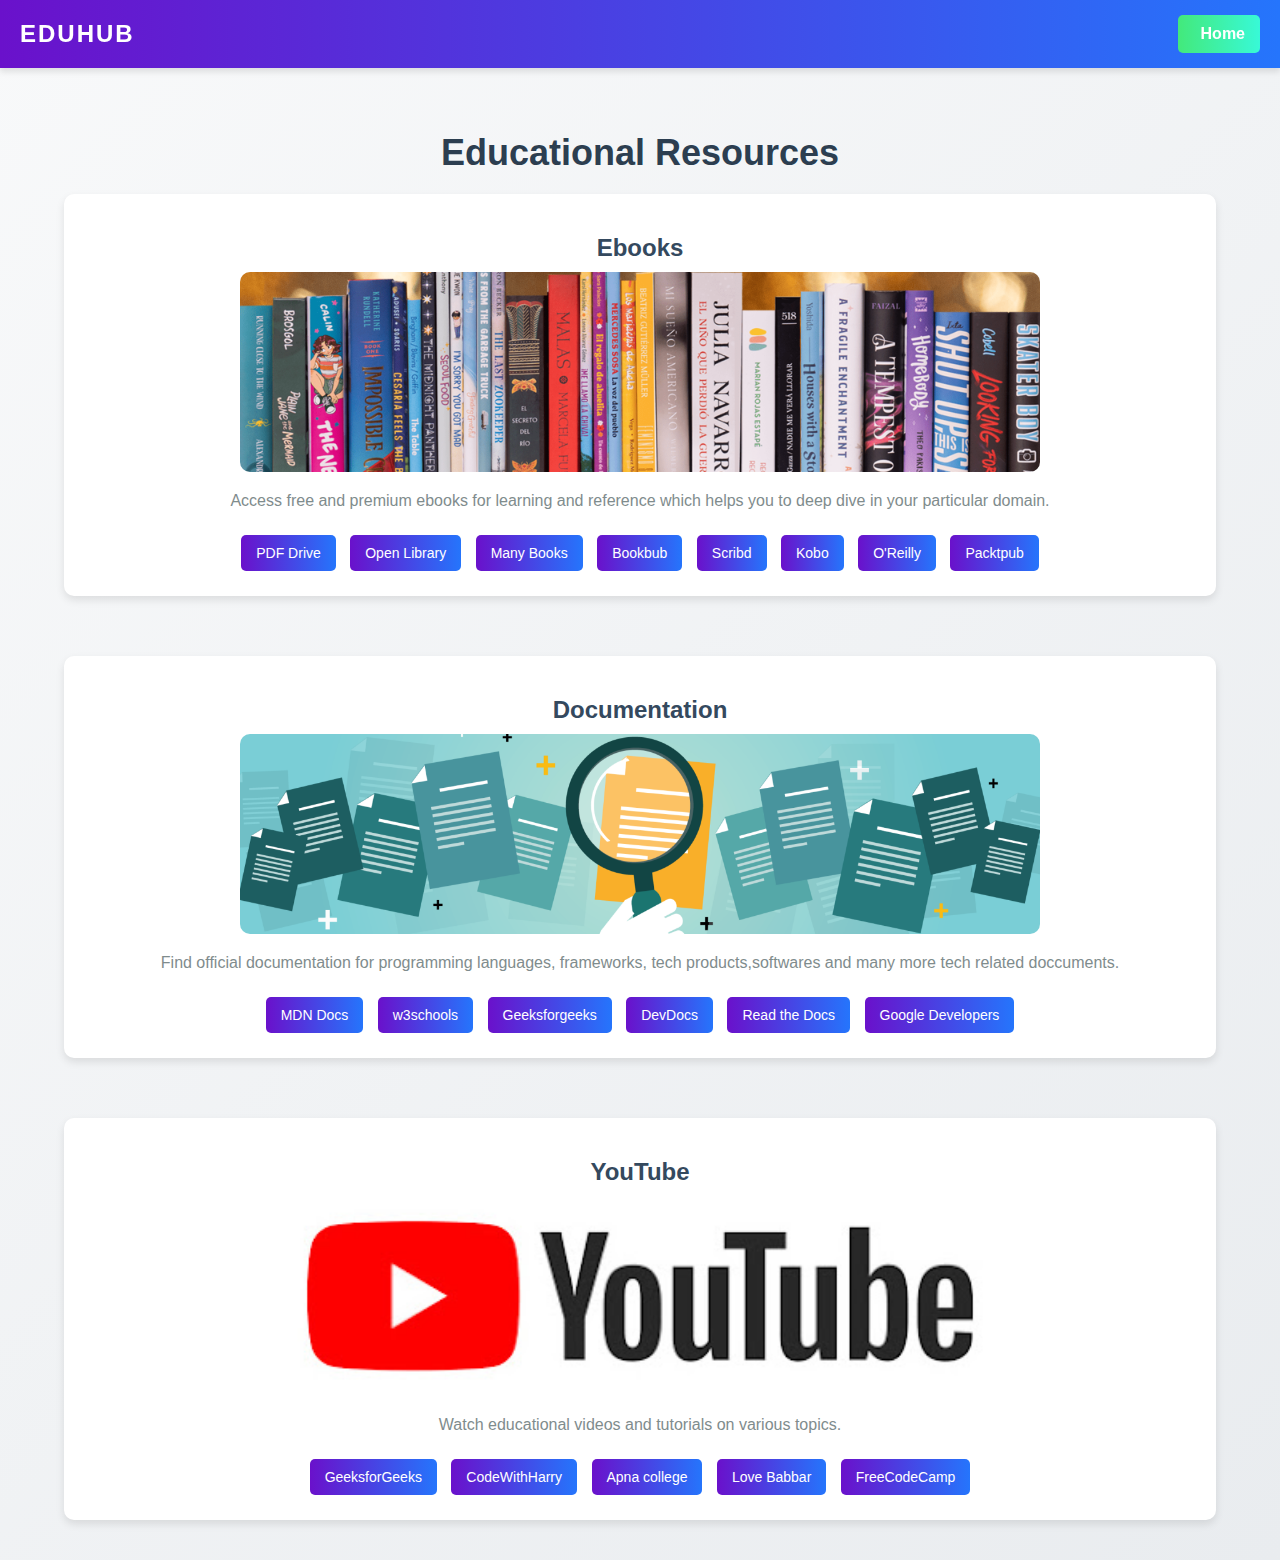
<file: resoures.html>
<!DOCTYPE html>
<html lang="en">
<head>
    <meta charset="UTF-8">
    <meta name="viewport" content="width=device-width, initial-scale=1.0">
    <title>Educational Resources</title>
    <link rel="stylesheet" href="resoures.css">
    <script src="resoures.js" defer></script>
</head>
<body>
    <!-- Navbar -->
    <nav class="navbar">
        <div class="navbar-logo">EDUHUB</div>
        <button class="home-btn" onclick="window.location.href='index.html'">
            <i class="fa-solid fa-house"></i> Home
        </button>
    </nav>

    <!-- Resource Section -->
    <div class="resource-container">
        <h1 class="page-title">Educational Resources</h1>
        <div class="resource-grid">

            <!-- Ebooks Section -->
            <div class="resource-box">
                <h2 class="resource-title">Ebooks</h2>
                <img src="books.png" alt="Workshop" class="resimg">
                <p class="resource-description">Access free and premium ebooks for learning and reference which helps you to deep dive in your particular domain.</p>
                <button class="resource-btn" onclick="window.open('https://www.pdfdrive.com/', '_blank')">PDF Drive</button>
                <button class="resource-btn" onclick="window.open('https://openlibrary.org/', '_blank')">Open Library</button>
                <button class="resource-btn" onclick="window.open('https://manybooks.net/', '_blank')">Many Books</button>
                <button class="resource-btn" onclick="window.open('https://www.bookbub.com/', '_blank')">Bookbub</button>
                <button class="resource-btn" onclick="window.open('https://www.scribd.com/', '_blank')">Scribd</button>
                <button class="resource-btn" onclick="window.open('https://www.kobo.com/', '_blank')">Kobo</button>
                <button class="resource-btn" onclick="window.open('https://www.oreilly.com/', '_blank')">O'Reilly</button>
                <button class="resource-btn" onclick="window.open('https://www.packtpub.com/en-in', '_blank')">Packtpub</button>
            </div>

        </div>
    </div>

    <div class="resource-container">
    <div class="resource-grid">
    <!-- Documentation Section -->
    <div class="resource-box">
        <h2 class="resource-title">Documentation</h2>
        <img src="doc.png" alt="Workshop" class="resimg">
        <p class="resource-description">Find official documentation for programming languages, frameworks, tech products,softwares and many more tech related doccuments.</p>
        <button class="resource-btn" onclick="window.open('https://developer.mozilla.org/', '_blank')">MDN Docs</button>
        <button class="resource-btn" onclick="window.open('https://www.w3schools.com/')">w3schools</button>
        <button class="resource-btn" onclick="window.open('https://www.geeksforgeeks.org/')">Geeksforgeeks</button>
        <button class="resource-btn" onclick="window.open('https://devdocs.io/')">DevDocs</button>
        <button class="resource-btn" onclick="window.open('https://readthedocs.org/')">Read the Docs</button>
        <button class="resource-btn" onclick="window.open('https://developers.google.com/')">Google Developers</button>
    </div>
</div>
</div>


<div class="resource-container">
    <div class="resource-grid"></div>
    <!-- YouTube Section -->
    <div class="resource-box">
        <h2 class="resource-title">YouTube</h2>
        <img src="yt.jpg" alt="Workshop" class="resimg">
        <p class="resource-description">Watch educational videos and tutorials on various topics.</p>
        <button class="resource-btn" onclick="window.open('https://www.youtube.com/c/GeeksforGeeksVideos', '_blank')">GeeksforGeeks</button>
        <button class="resource-btn" onclick="window.open('https://www.youtube.com/c/CodeWithHarry', '_blank')">CodeWithHarry</button>
        <button class="resource-btn" onclick="window.open('https://www.youtube.com/c/ApnaCollegeOfficial', '_blank')">Apna college</button>
        <button class="resource-btn" onclick="window.open(' https://www.youtube.com/c/CodeHelpbyBabbar', '_blank')">Love Babbar</button>
        <button class="resource-btn" onclick="window.open('https://www.youtube.com/c/Freecodecamp', '_blank')">FreeCodeCamp</button>
    </div>
</div>
</div>


</body>
</html>
</file>
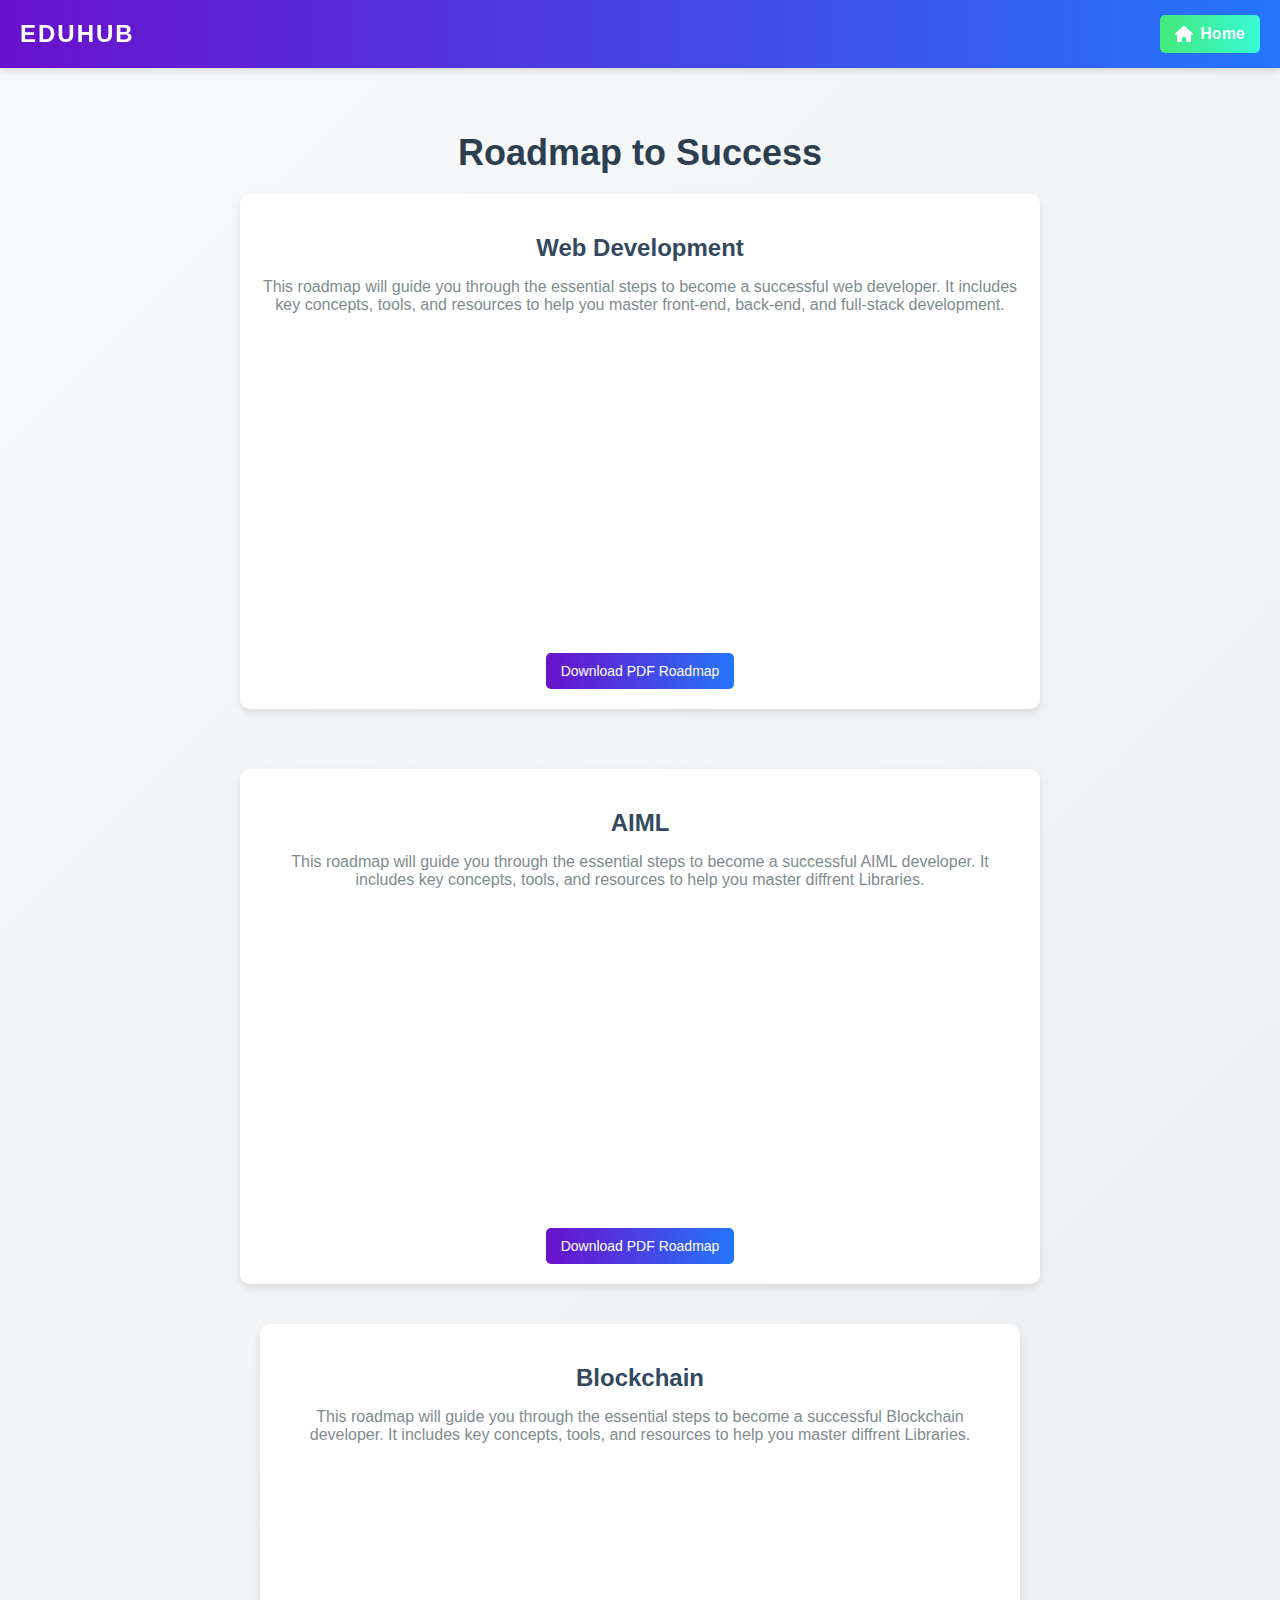
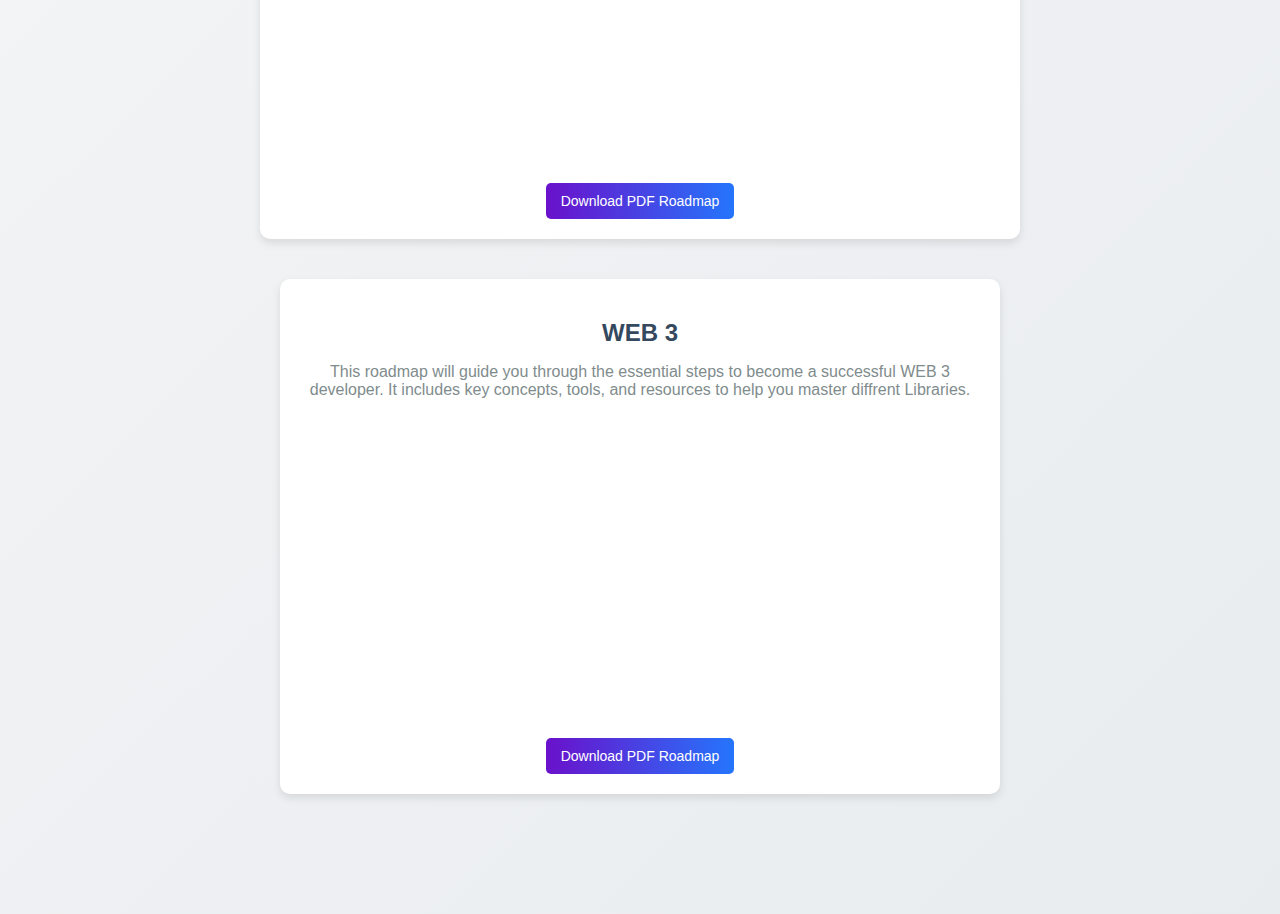
<file: roadmap.html>
<!DOCTYPE html>
<html lang="en">
<head>
    <meta charset="UTF-8">
    <meta name="viewport" content="width=device-width, initial-scale=1.0">
    <title>Roadmap</title>
    <link rel="stylesheet" href="roadmap.css">
    <link rel="stylesheet" href="https://cdnjs.cloudflare.com/ajax/libs/font-awesome/6.7.2/css/all.min.css"
        integrity="sha512-Evv84Mr4kqVGRNSgIGL/F/aIDqQb7xQ2vcrdIwxfjThSH8CSR7PBEakCr51Ck+w+/U6swU2Im1vVX0SVk9ABhg=="
        crossorigin="anonymous" referrerpolicy="no-referrer" />
    <script src="roadmap.js" defer></script>
</head>
<body>
    <!-- Navbar -->
    <nav class="navbar">
        <div class="navbar-logo">EDUHUB</div>
        <button class="home-btn" onclick="window.location.href='index.html'">
            <i class="fa-solid fa-house"></i> Home
        </button>
    </nav>

    <!-- Roadmap Section -->
    <div class="roadmap-container">
        <h1 class="page-title">Roadmap to Success</h1>
        <div class="roadmap-box">
            <h2 class="roadmap-heading">Web Development</h2>
            <p class="roadmap-description">
                This roadmap will guide you through the essential steps to become a successful web developer. 
                It includes key concepts, tools, and resources to help you master front-end, back-end, and full-stack development.
            </p>
            <!-- <iframe width="560" height="315" src="https://youtu.be/4WjtQjPQGIs?si=EyO1TO9p-uIe0M8f" title="YouTube video player" frameborder="0" allow="accelerometer; autoplay; clipboard-write; encrypted-media; gyroscope; picture-in-picture; web-share" referrerpolicy="strict-origin-when-cross-origin" allowfullscreen></iframe>     
             <iframe width="560" height="315"        -->


             <iframe width="560" height="315" src="https://www.youtube.com/embed/4WjtQjPQGIs?si=MW12TKdLHTkBOdF8" title="YouTube video player" frameborder="0" allow="accelerometer; autoplay; clipboard-write; encrypted-media; gyroscope; picture-in-picture; web-share" referrerpolicy="strict-origin-when-cross-origin" allowfullscreen></iframe>

             


            <div class="roadmap-buttons">
                
                <button class="roadmap-btn pdf-btn" data-link="https://roadmap.sh/pdfs/roadmaps/full-stack.pdf">Download PDF Roadmap</button>
                
            </div>

            
        
        </div>
    </div>


    <div class="roadmap-container">
    <div class="roadmap-box">
        <h2 class="roadmap-heading">AIML</h2>
        <p class="roadmap-description">
            This roadmap will guide you through the essential steps to become a successful  AIML developer. 
            It includes key concepts, tools, and resources to help you master diffrent Libraries.
        </p>
        <iframe width="560" height="315" src="https://www.youtube.com/embed/AMxtGWcMYd4?si=mCKyIZAOJeZ5mp2C" title="YouTube video player" frameborder="0" allow="accelerometer; autoplay; clipboard-write; encrypted-media; gyroscope; picture-in-picture; web-share" referrerpolicy="strict-origin-when-cross-origin" allowfullscreen></iframe>
        <div class="roadmap-buttons">
    
            <button class="roadmap-btn pdf-btn" data-link="https://roadmap.sh/pdfs/roadmaps/full-stack.pdf">Download PDF Roadmap</button>
            
        </div>
    </div>



    <div class="roadmap-container">
        <div class="roadmap-box">
            <h2 class="roadmap-heading">Blockchain</h2>
            <p class="roadmap-description">
                This roadmap will guide you through the essential steps to become a successful Blockchain developer. 
                It includes key concepts, tools, and resources to help you master diffrent Libraries.
            </p>
            <iframe width="560" height="315" src="https://www.youtube.com/embed/gdiao7L9GjE?si=Gbqxz36aF3IBIsTo" title="YouTube video player" frameborder="0" allow="accelerometer; autoplay; clipboard-write; encrypted-media; gyroscope; picture-in-picture; web-share" referrerpolicy="strict-origin-when-cross-origin" allowfullscreen></iframe>
            <div class="roadmap-buttons">
        
                <button class="roadmap-btn pdf-btn" data-link="https://roadmap.sh/pdfs/roadmaps/full-stack.pdf">Download PDF Roadmap</button>
                
            </div>
        </div>





        <div class="roadmap-container">
            <div class="roadmap-box">
                <h2 class="roadmap-heading">WEB 3</h2>
                <p class="roadmap-description">
                    This roadmap will guide you through the essential steps to become a successful WEB 3 developer. 
                    It includes key concepts, tools, and resources to help you master diffrent Libraries.
                </p>
                <iframe width="560" height="315" src="https://www.youtube.com/embed/D5CGlFQbgnk?si=1ac37QsVS0TS8LTG" title="YouTube video player" frameborder="0" allow="accelerometer; autoplay; clipboard-write; encrypted-media; gyroscope; picture-in-picture; web-share" referrerpolicy="strict-origin-when-cross-origin" allowfullscreen></iframe>
                <div class="roadmap-buttons">
            
                    <button class="roadmap-btn pdf-btn" data-link="https://roadmap.sh/pdfs/roadmaps/full-stack.pdf">Download PDF Roadmap</button>
                    
                </div>
            </div>




        

    <script src="roadmap.js"></script>
</body>
</html>
</file>
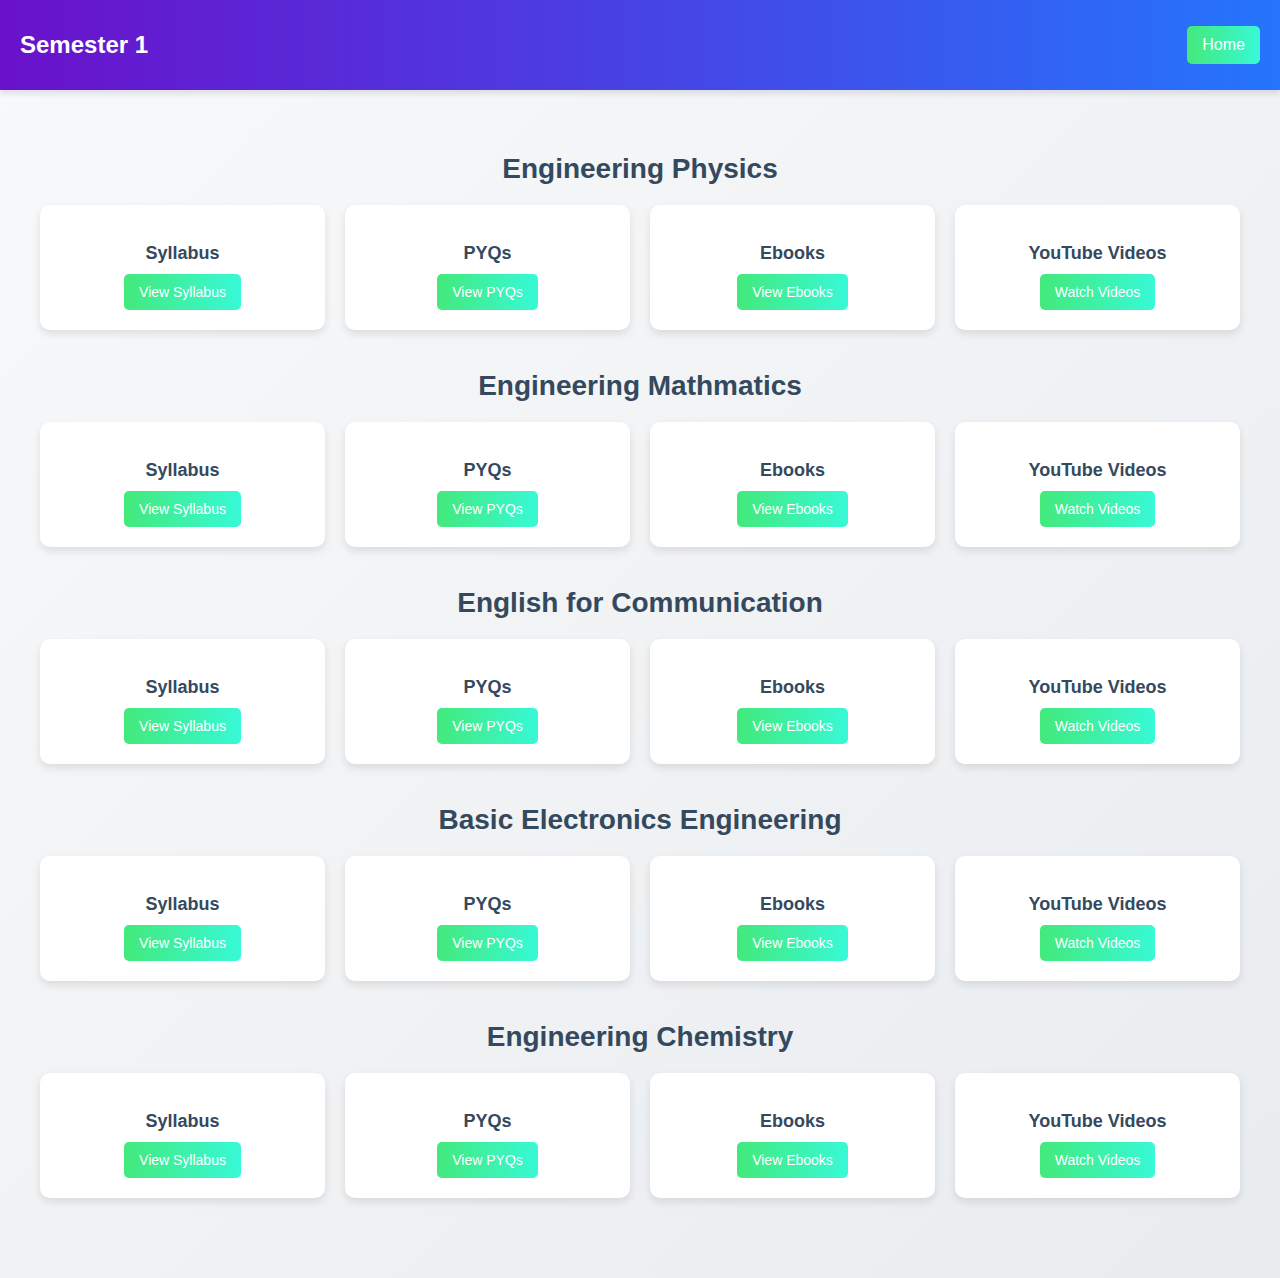
<file: sem1.html>
<!DOCTYPE html>
<html lang="en">
<head>
    <meta charset="UTF-8">
    <meta name="viewport" content="width=device-width, initial-scale=1.0">
    <title>Semester 1</title>
    <link rel="stylesheet" href="sem1.css">
    <script src="sem1.js" defer></script>
</head>
<body>
    <!-- Navbar -->
    <nav class="navbar">
        <h1 class="navbar-title">Semester 1</h1>
        <button class="home-btn" onclick="window.location.href='index.html'">
            <i class="fa-solid fa-house"></i> Home
        </button>
    </nav>

    <!-- Subjects Section -->
    <div class="subjects-container">
        <!-- Subject: Biology -->
        <div class="subject">
            <h2 class="subject-title">Engineering Physics</h2>
            <div class="box-container">
                <div class="box">
                    <h3 class="box-title">Syllabus</h3>
                    <button class="box-btn" onclick="window.open('sem1sl.pdf', '_blank')">View Syllabus</button>
                </div>
                <div class="box">
                    <h3 class="box-title">PYQs</h3>
                    <button class="box-btn" onclick="window.open('https://www.rgpvonline.com/rgpv-first-year.html#list', '_blank')">View PYQs</button>
                </div>
                <div class="box">
                    <h3 class="box-title">Ebooks</h3>
                    <button class="box-btn" onclick="window.open('https://elibrary.rgpv.ac.in/index.aspx', '_blank')">View Ebooks</button>
                </div>
                <div class="box">
                    <h3 class="box-title">YouTube Videos</h3>
                    <button class="box-btn" onclick="window.open('https://www.youtube.com/@RGPVofficial/playlists', '_blank')">Watch Videos</button>
                </div>
            </div>
        </div>

        <!-- Subject: Math -->
        <div class="subject">
            <h2 class="subject-title">Engineering Mathmatics</h2>
            <div class="box-container">
                <div class="box">
                    <h3 class="box-title">Syllabus</h3>
                    <button class="box-btn" onclick="window.open('https://example.com/math-syllabus', '_blank')">View Syllabus</button>
                </div>
                <div class="box">
                    <h3 class="box-title">PYQs</h3>
                    <button class="box-btn" onclick="window.open('https://example.com/math-pyqs', '_blank')">View PYQs</button>
                </div>
                <div class="box">
                    <h3 class="box-title">Ebooks</h3>
                    <button class="box-btn" onclick="window.open('https://example.com/math-ebooks', '_blank')">View Ebooks</button>
                </div>
                <div class="box">
                    <h3 class="box-title">YouTube Videos</h3>
                    <button class="box-btn" onclick="window.open('https://example.com/math-videos', '_blank')">Watch Videos</button>
                </div>
            </div>
        </div>

        <!-- Repeat similar structure for Hindi, English, and Sanskrit -->
        <div class="subject">
            <h2 class="subject-title">English for Communication</h2>
            <div class="box-container">
                <div class="box">
                    <h3 class="box-title">Syllabus</h3>
                    <button class="box-btn" onclick="window.open('https://example.com/hindi-syllabus', '_blank')">View Syllabus</button>
                </div>
                <div class="box">
                    <h3 class="box-title">PYQs</h3>
                    <button class="box-btn" onclick="window.open('https://example.com/hindi-pyqs', '_blank')">View PYQs</button>
                </div>
                <div class="box">
                    <h3 class="box-title">Ebooks</h3>
                    <button class="box-btn" onclick="window.open('https://example.com/hindi-ebooks', '_blank')">View Ebooks</button>
                </div>
                <div class="box">
                    <h3 class="box-title">YouTube Videos</h3>
                    <button class="box-btn" onclick="window.open('https://example.com/hindi-videos', '_blank')">Watch Videos</button>
                </div>

        




            </div>
        </div>
    

<!-- Subject: Math -->
<div class="subject">
    <h2 class="subject-title">Basic Electronics Engineering</h2>
    <div class="box-container">
        <div class="box">
            <h3 class="box-title">Syllabus</h3>
            <button class="box-btn" onclick="window.open('https://example.com/math-syllabus', '_blank')">View Syllabus</button>
        </div>
        <div class="box">
            <h3 class="box-title">PYQs</h3>
            <button class="box-btn" onclick="window.open('https://example.com/math-pyqs', '_blank')">View PYQs</button>
        </div>
        <div class="box">
            <h3 class="box-title">Ebooks</h3>
            <button class="box-btn" onclick="window.open('https://example.com/math-ebooks', '_blank')">View Ebooks</button>
        </div>
        <div class="box">
            <h3 class="box-title">YouTube Videos</h3>
            <button class="box-btn" onclick="window.open('https://example.com/math-videos', '_blank')">Watch Videos</button>
        </div>
    </div>
</div>





<!-- Subject: Math -->
<div class="subject">
    <h2 class="subject-title">Engineering Chemistry</h2>
    <div class="box-container">
        <div class="box">
            <h3 class="box-title">Syllabus</h3>
            <button class="box-btn" onclick="window.open('https://example.com/math-syllabus', '_blank')">View Syllabus</button>
        </div>
        <div class="box">
            <h3 class="box-title">PYQs</h3>
            <button class="box-btn" onclick="window.open('https://example.com/math-pyqs', '_blank')">View PYQs</button>
        </div>
        <div class="box">
            <h3 class="box-title">Ebooks</h3>
            <button class="box-btn" onclick="window.open('https://example.com/math-ebooks', '_blank')">View Ebooks</button>
        </div>
        <div class="box">
            <h3 class="box-title">YouTube Videos</h3>
            <button class="box-btn" onclick="window.open('https://example.com/math-videos', '_blank')">Watch Videos</button>
        </div>
    </div>
</div>







</div>




</body>
</html>
</file>
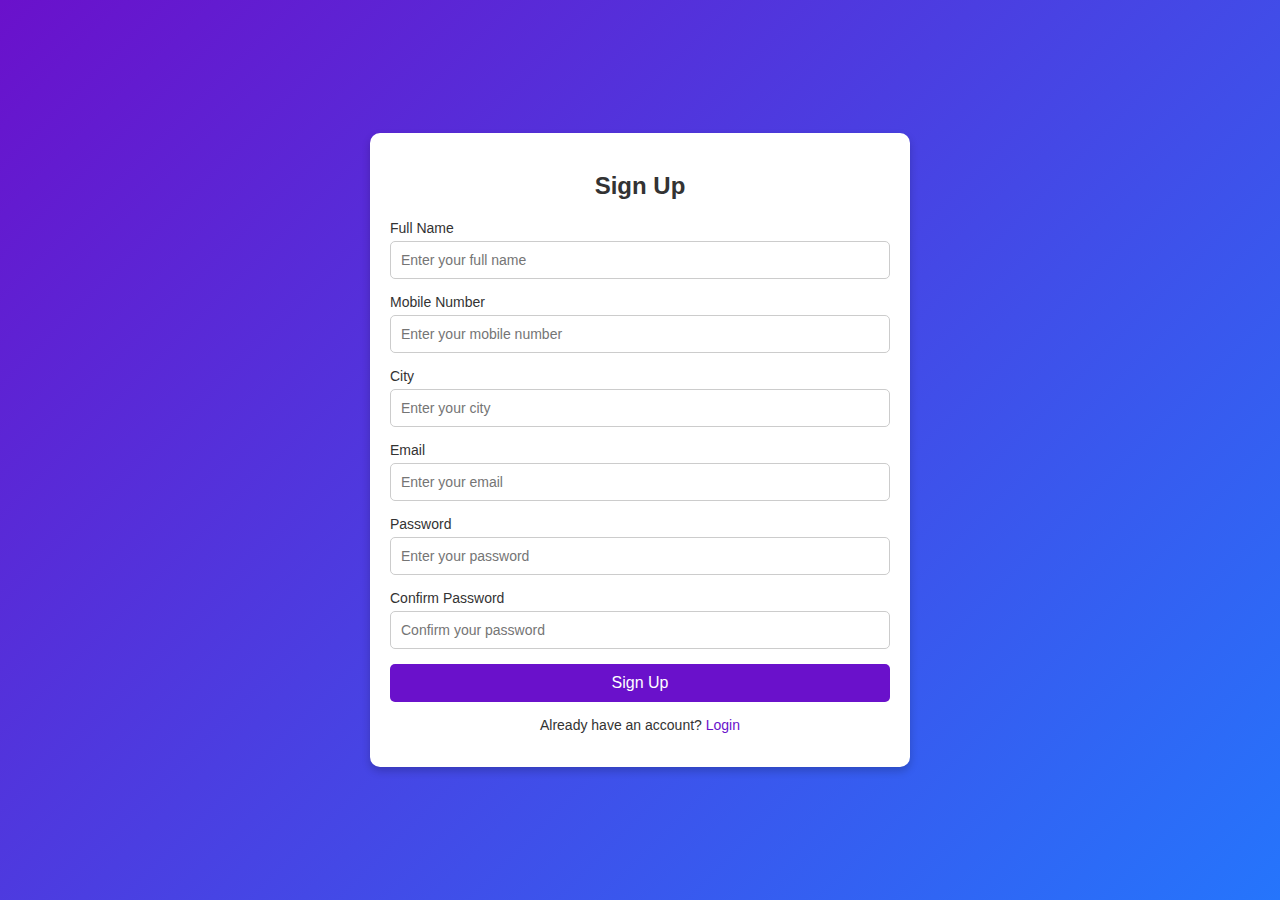
<file: signup.html>
<!DOCTYPE html>
<html lang="en">
<head>
    <meta charset="UTF-8">
    <meta name="viewport" content="width=device-width, initial-scale=1.0">
    <title>Sign Up</title>
    <link rel="stylesheet" href="signup.css">
    <link rel="stylesheet" href="https://cdnjs.cloudflare.com/ajax/libs/font-awesome/6.7.2/css/all.min.css"
        integrity="sha512-Evv84Mr4kqVGRNSgIGL/F/aIDqQb7xQ2vcrdIwxfjThSH8CSR7PBEakCr51Ck+w+/U6swU2Im1vVX0SVk9ABhg=="
        crossorigin="anonymous" referrerpolicy="no-referrer" />
</head>
<body>
    <div class="signup-container">
        <div class="signup-form">
            <h2>Sign Up</h2>
            <form id="signupForm">
                <div class="form-group">
                    <label for="fullName">Full Name</label>
                    <input type="text" id="fullName" placeholder="Enter your full name" required>
                </div>
                <div class="form-group">
                    <label for="mobile">Mobile Number</label>
                    <input type="tel" id="mobile" placeholder="Enter your mobile number" pattern="[0-9]{10}" required>
                </div>
                <div class="form-group">
                    <label for="city">City</label>
                    <input type="text" id="city" placeholder="Enter your city" required>
                </div>
                <div class="form-group">
                    <label for="email">Email</label>
                    <input type="email" id="email" placeholder="Enter your email" required>
                </div>
                <div class="form-group">
                    <label for="password">Password</label>
                    <input type="password" id="password" placeholder="Enter your password" required>
                </div>
                <div class="form-group">
                    <label for="confirmPassword">Confirm Password</label>
                    <input type="password" id="confirmPassword" placeholder="Confirm your password" required>
                </div>
                <button type="submit" class="signup-btn">Sign Up</button>
                <p class="login-link">Already have an account? <a href="login.html">Login</a></p>
            </form>
        </div>
    </div>
    <script src="signup.js"></script>
</body>
</html>
</file>
<file: style.css>
body {
    background-color: rgb(255, 255, 255);
}

* {
    margin: 0;
    padding: 0;
    border: border-box;
}

.navbar {
    background-size: 300% 300%;
    height: 54px;
    display: flex;
    align-items: center;
    padding: 0 20px;
    box-shadow: 0 2px 5px rgba(0, 0, 0, 0.1);
    animation: gradientAnimation 6s infinite;

}

@keyframes gradientAnimation {
    0% {
        background-position: 0% 50%;
    }

    50% {
        background-position: 100% 50%;
    }

    100% {
        background-position: 0% 50%;
    }
}

.nav-logo {
    background-image: url("imagelogo.png");
    background-size: cover;
    height: 30px;
    width: 30px;
    padding: 10px;
    margin: 0px;
    display: flex;
    align-items: center;
    border: none;
}

.border {
    border: 2px solid transparent;
    border-radius: 5px;
    transition: all 0.4s ease;

    box-shadow: 0 2px 5px rgba(0, 0, 0, 0.1);

}

.border:hover {
    border: 2px solid rgb(21, 21, 22);
    transform: scale(1.05);
    box-shadow: 0 6px 12px rgba(0, 123, 255, 0.3);
    background-color: rgba(0, 123, 255, 0.1);
}

.title-name {
    display: flex;
    padding: 9px;
    margin: 7px;
    text-align: center;
    font-family: "Trebuchet MS", "Lucida Sans Unicode", "Lucida Grande",
        "Lucida Sans", Arial, sans-serif;
}

#tname {
    font-size: 20px;
    font-weight: bold;
    color: #504d4d;
}

.nav-bar {
    display: flex;
    justify-content: space-evenly;
    background-color: rgb(249, 249, 249);

    height: 40px;
}

.search-bar {
    padding: 7px;
    margin: 0px;

    display: flex;
    align-items: center;
}

.nav-search {
    display: flex;
    height: 40px;
}

.search-input {
    border-top-left-radius: 0px;
    border-bottom-left-radius: 0px;
    border: none;
}

/* Dropdown Animation*/
#category-select {
    cursor: pointer;
    width: 50px;
    padding: 5px;
    text-align: center;
    font-size: 14px;
    background-color: rgb(235, 231, 231);
    color: rgb(0, 0, 0);
    border-top-left-radius: 4px;
    border-bottom-left-radius: 4px;
    border: none;
    transition: all 0.3s ease;
}

#category-select:hover {
    background-color: rgb(228, 221, 221);

    transform: scale(1.05);
    box-shadow: 0 4px 6px rgba(0, 0, 0, 0.2);
}

#category-select:focus {
    outline: none;
    background-color: rgb(210, 210, 210);
    transform: scale(1.1);
}

.search-bar {
    border-top-left-radius: 0px;
    border-bottom-left-radius: 0px;
    padding: 7px;
    margin: 0px;
    display: flex;
    align-items: center;
    transition: all 0.3s ease;
}

.search-bar:hover {
    transform: translateY(-2px);
    box-shadow: 0 4px 8px rgba(0, 0, 0, 0.2);
}

.search-input {
    border-top-left-radius: 0px;
    border-bottom-left-radius: 0px;
    width: 200px;
    padding: 10px;
    font-size: 15px;
    border: none;
    transition: all 0.3s ease;
}

.search-input:focus {
    outline: none;
    background-color: rgb(240, 240, 240);
    box-shadow: 0 0 5px rgba(0, 0, 0, 0.2);
}

/* Button Animation */
.auth-btn {
    background: linear-gradient(90deg, #ff7f50, #ff6347);
    color: white;
    border: none;
    border-radius: 0px;
    padding: 10px 20px;
    font-size: 14px;
    font-weight: bold;
    display: flex;
    align-items: center;
    gap: 5px;
    cursor: pointer;
    transition: all 0.3s ease;
    box-shadow: 0 4px 6px rgba(0, 0, 0, 0.1);
}

.auth-btn:hover {
    background: linear-gradient(90deg, #ff6347, #ff4500);
    transform: scale(1.1);
    box-shadow: 0 6px 10px rgba(0, 0, 0, 0.2);
}

/* Dark Mode Button Animation */
.dark-mode-btn {
    background: linear-gradient(135deg, #6a11cb, #2575fc);
    color: white;
    border: none;
    border-radius: 50%;
    padding: 15px;
    cursor: pointer;
    font-size: 18px;
    display: flex;
    align-items: center;
    justify-content: center;
    box-shadow: 0 4px 6px rgba(0, 0, 0, 0.2);
    transition: all 0.3s ease;
    position: relative;
    overflow: hidden;
}

.dark-mode-btn:hover {
    transform: scale(1.2);
    box-shadow: 0 6px 10px rgba(0, 0, 0, 0.3);
    background: linear-gradient(135deg, #2575fc, #6a11cb);
}

.dark-mode-btn::before {
    content: "";
    position: absolute;
    top: 50%;
    left: 50%;
    width: 0;
    height: 0;
    background: rgba(255, 255, 255, 0.2);
    border-radius: 50%;
    transform: translate(-50%, -50%);
    transition: width 0.4s ease, height 0.4s ease;
}

.dark-mode-btn:hover::before {
    width: 200%;
    height: 200%;
}

/* Navbar Animation */
.navbar {
    background-color: rgb(255, 255, 255);
    background-size: 300% 300%;

    height: 54px;
    display: flex;
    align-items: center;
    padding: 0 20px;
    box-shadow: 0 2px 5px rgba(0, 0, 0, 0.1);
    animation: gradientAnimation 6s infinite;
}

@keyframes gradientAnimation {
    0% {
        background-position: 0% 50%;
    }

    50% {
        background-position: 100% 50%;
    }

    100% {
        background-position: 0% 50%;
    }
}

.search-input {
    width: 200px;
    padding: 10px;
    font-size: 15px;
    border: none;
    border-radius: 4px 0 0 4px;
    transition: all 0.3s ease;
    background-color: rgb(243, 240, 240);
    color: #333;
}

.search-input:focus {
    outline: none;
    border: none;
    background-color: rgb(240, 240, 240);
    box-shadow: 0 0 8px rgba(0, 0, 0, 0.3);
    transform: scale(1.05);
}

.search-icon {
    width: 40px;
    height: 40px;
    display: flex;
    justify-content: center;
    align-items: center;
    border-top-right-radius: 4px;
    border-bottom-right-radius: 4px;
    background-color: rgb(228, 221, 221);
    cursor: pointer;
    transition: all 0.3s ease;
}

.search-icon:hover {
    background-color: rgb(200, 200, 200);
    transform: scale(1.1);
    box-shadow: 0 4px 6px rgba(0, 0, 0, 0.2);
}

#magnify {
    color: #393737;
    font-size: 20px;
    text-align: center;
    padding: 10px;
    margin: 0px;
    transition: color 0.3s ease;
}

#magnify:hover {
    color: #000;
}

/* Button Animation */
.auth-btn {
    background: linear-gradient(90deg, #ff7f50, #ff6347);

    color: white;
    border: none;
    border-radius: 20px;
    padding: 10px 20px;
    font-size: 14px;
    font-weight: bold;
    display: flex;
    align-items: center;
    gap: 5px;
    cursor: pointer;
    transition: all 0.3s ease;
    box-shadow: 0 4px 6px rgba(0, 0, 0, 0.1);

}

.auth-btn:hover {
    background: linear-gradient(90deg, #ff6347, #ff4500);
    transform: scale(1.1);
    box-shadow: 0 6px 10px rgba(0, 0, 0, 0.2);
}

/* Dark Mode Button Animation */
.dark-mode-btn {
    background: linear-gradient(135deg, #6a11cb, #2575fc);
    color: white;
    border: none;
    border-radius: 50%;
    padding: 15px;
    cursor: pointer;
    font-size: 18px;
    display: flex;
    align-items: center;
    justify-content: center;
    box-shadow: 0 4px 6px rgba(0, 0, 0, 0.2);
    transition: all 0.3s ease;
    position: relative;
    overflow: hidden;
}

.dark-mode-btn::before {
    content: "";
    position: absolute;
    top: 50%;
    left: 50%;
    width: 0;
    height: 0;
    background: rgba(255, 255, 255, 0.2);
    border-radius: 50%;
    transform: translate(-50%, -50%);
    transition: width 0.4s ease, height 0.4s ease;

}

.dark-mode-btn:hover::before {
    width: 200%;
    height: 200%;
}

.dark-mode-btn:hover {
    transform: scale(1.1);

    box-shadow: 0 6px 10px rgba(0, 0, 0, 0.3);

    background: linear-gradient(135deg, #2575fc, #6a11cb);

}

/* Navbar Animation */
.navbar {

    background: linear-gradient(90deg, #fbc7b4, #b9dbfd, #cbffcb);

    background-size: 300% 300%;
    height: 54px;
    display: flex;
    align-items: center;
    padding: 0 20px;
    box-shadow: 0 2px 5px rgba(0, 0, 0, 0.1);
    animation: gradientAnimation 6s infinite;
}

@keyframes gradientAnimation {
    0% {
        background-position: 0% 50%;
    }

    50% {
        background-position: 100% 50%;
    }

    100% {
        background-position: 0% 50%;
    }
}

/* Login and Sign Up Styling */
.login-signup {
    display: flex;
    gap: 10px;
    margin-left: auto;
    align-items: center;
}

/* Button Styling */
.auth-btn {
    background: linear-gradient(90deg, #ff7f50, #ff6347);
    color: white;
    border: none;
    border-radius: 20px;
    padding: 10px 20px;
    font-size: 14px;
    font-weight: bold;
    display: flex;
    align-items: center;
    gap: 5px;
    cursor: pointer;
    transition: all 0.3s ease;
    box-shadow: 0 4px 6px rgba(0, 0, 0, 0.1);
}

.auth-btn:hover {
    background: linear-gradient(90deg, #ff6347, #ff4500);
    transform: scale(1.05);
    box-shadow: 0 6px 8px rgba(0, 0, 0, 0.2);
}

/* Dark Mode Toggle Styling */
.dark-mode-toggle {
    display: flex;
    align-items: center;
    margin-left: 10px;
}

.dark-mode-btn {
    background: linear-gradient(135deg, #6a11cb, #2575fc);

    color: white;
    border: none;
    border-radius: 50%;
    padding: 15px;
    cursor: pointer;
    font-size: 18px;
    display: flex;
    align-items: center;
    justify-content: center;
    box-shadow: 0 4px 6px rgba(0, 0, 0, 0.2);
    transition: all 0.3s ease;
    position: relative;
    overflow: hidden;
}

.dark-mode-btn::before {
    content: "";
    position: absolute;
    top: 50%;
    left: 50%;
    width: 0;
    height: 0;
    background: rgba(255, 255, 255, 0.2);
    border-radius: 50%;
    transform: translate(-50%, -50%);
    transition: width 0.4s ease, height 0.4s ease;
}

.dark-mode-btn:hover::before {
    width: 200%;
    height: 200%;
}

.dark-mode-btn:hover {
    transform: scale(1.1);
    box-shadow: 0 6px 10px rgba(0, 0, 0, 0.3);
    background: linear-gradient(135deg, #2575fc, #6a11cb);
}

body.dark-mode .dark-mode-btn {
    background: linear-gradient(135deg, #333, #555);
    color: #f0f0f0;
}

body.dark-mode .dark-mode-btn:hover {
    background: linear-gradient(135deg, #555, #333);
}

/* Dark Mode Styles */
body.dark-mode {
    background-color: #121212;
    color: #ffffff;
}

body.dark-mode .navbar {
    background: linear-gradient(90deg, #333, #555, #444);
}

body.dark-mode .auth-btn {
    background: linear-gradient(90deg, #444, #666);
    color: #f0f0f0;
}

body.dark-mode .auth-btn:hover {
    background: linear-gradient(90deg, #555, #777);
}

body.dark-mode .search-bar {
    background-color: #222;
}

body.dark-mode .search-input {
    background-color: #333;
    color: #fff;
}

body.dark-mode .search-icon {
    background-color: #444;
}

body.dark-mode .dark-mode-btn {
    background: linear-gradient(135deg, #333, #555);
    color: #f0f0f0;
}

body.dark-mode .dark-mode-btn:hover {
    background: linear-gradient(135deg, #555, #333);
}

/* tagline */
.tagline {
    display: flex;
    justify-content: center;
    align-items: center;
    padding: 10px;
    margin: 10px;
    font-family: "Trebuchet MS", "Lucida Sans Unicode", "Lucida Grande",
        "Lucida Sans", Arial, sans-serif;
    font-size: 20px;
    font-weight: bold;
}

/* Glowing Text Styling */
.glowing-text {
    font-family: "Poppins", sans-serif;
    font-size: 20px;
    font-weight: bold;
    text-align: center;
    color: #747373;
    text-shadow: 0 0 5px rgb(224, 224, 244), 0 0 10px rgb(221, 221, 245);

    animation: glowAnimation 2s infinite alternate;
    margin: 20px 0;
}

/* secondary navbar */

.secondary-navbar {
    background-color: #9d98f9;
    overflow: hidden;
}

.secondary-navbar-menu {
    list-style: none;
    font-size: 16px;
    margin: 0;
    padding: 0;
    display: flex;
    justify-content: space-evenly;
}

.secondary-navbar-item {
    margin: 0 10px;
}

.secondary-navbar-link {
    color: #fefefe;
    text-decoration: none;
    padding: 10px 15px;
    display: block;
}

.secondary-navbar-link:hover {
    background-color: #e858e1;
    border-radius: 4px;
}

/* Carousel Container */
.carousel {
    position: relative;
    width: 100%;
    height: 600px;
    overflow: hidden;
    margin: 0 auto;
}

/* Carousel Images */
.carousel-images {
    display: flex;
    transition: transform 0.5s ease-in-out;
    width: 100%;
}

.carousel-image {
    width: 100%;
    height: 100%;
    object-fit: cover;
}

/* Navigation Buttons */
.carousel-btn {
    position: absolute;
    top: 50%;
    transform: translateY(-50%);
    background-color: rgba(212, 209, 209, 0.5);
    color: rgb(255, 255, 255);
    border: none;
    border-radius: 20%;
    padding: 15px;
    cursor: pointer;
    font-size: 15px;
    z-index: 10;
    transition: background-color 0.3s ease;
}

.carousel-btn:hover {
    background-color: rgba(58, 57, 57, 0.8);
}

.prev-btn {
    left: 5px;
}

.next-btn {
    right: 5px;
}

/* Functional Boxes Container */
.functional-boxes {
    position: absolute;
    bottom: 0;
    left: 50%;
    transform: translateX(-50%);
    display: flex;
    justify-content: space-between;
    gap: 20px;
    width: 90%;
    height: 400px;
    padding: 20px;
    z-index: 5;
}

/* Individual Box */
.box {
    flex: 1;
    max-width: 400px;
    position: relative;
    background: linear-gradient(135deg, #ff9a9e, #fad0c4);

    border-radius: 5px;
    color: rgb(40, 37, 37);

    padding: 20px;
    text-align: center;
    overflow: hidden;
    transition: transform 0.3s ease, box-shadow 0.3s ease;
}

.box:hover {
    transform: translateY(-10px);
}

/* Box Heading */
.box-heading {
    font-size: 24px;
    font-weight: bold;
    margin-bottom: 10px;
    z-index: 1;
}

/* Hover Content */
.box-hover-content {
    position: absolute;
    top: 100%;
    left: 0;
    width: 100%;
    padding: 10px;
    margin: 5px;
    text-align: center;
    border-radius: 0 0 10px 10px;
    transition: top 0.3s ease;
    z-index: 2;
    opacity: 0;
    visibility: hidden;
}

.box:hover .box-hover-content {
    top: 60%;
    transform: translateY(-50%);
    opacity: 1;
    visibility: visible;
}

/* Hover Content Button */
.box-btn {
    background: linear-gradient(90deg, #43e97b, #38f9d7);
    color: white;
    border: none;
    border-radius: 5px;
    padding: 10px 15px;
    font-size: 14px;
    cursor: pointer;
    transition: all 0.3s ease;
    margin: 10px 5px;
}

.box-btn:hover {
    background: linear-gradient(90deg, #38f9d7, #43e97b);
    transform: scale(1.05);
    box-shadow: 0 4px 8px rgba(0, 0, 0, 0.2);
}

/* Course Information Section */
.course-info-container {
    display: flex;
    justify-content: space-between;
    gap: 20px;
    max-width: 1200px;
    margin: 40px auto;
    padding: 20px;
}

/* Individual Course Box */
.course-box {
    flex: 1;
    background: linear-gradient(135deg, #6a11cb, #2575fc);
    color: white;
    border-radius: 10px;
    padding: 20px;
    text-align: center;
    box-shadow: 0 4px 8px rgba(0, 0, 0, 0.2);
    transition: transform 0.3s ease, box-shadow 0.3s ease;
}

.course-box:hover {
    transform: translateY(-10px);
    box-shadow: 0 6px 12px rgba(0, 0, 0, 0.3);
}

/* Course Title */
.course-title {
    font-size: 24px;
    font-weight: bold;
    margin-bottom: 10px;
}

/* Course Description */
.course-description {
    font-size: 16px;
    margin-bottom: 20px;
    color: #f0f0f0;
}

/* Course Button */
.course-btn {
    background: linear-gradient(90deg, #43e97b, #38f9d7);
    color: white;
    border: none;
    border-radius: 5px;
    padding: 10px 15px;
    font-size: 14px;
    cursor: pointer;
    transition: all 0.3s ease;
}

.course-btn:hover {
    background: linear-gradient(90deg, #38f9d7, #43e97b);
    transform: scale(1.05);
    box-shadow: 0 4px 8px rgba(0, 0, 0, 0.2);
}

/* Chatbot Button */
.chatbot-container {
    position: fixed;
    bottom: 20px;
    right: 20px;
    z-index: 1000;
}

.chatbot-btn {
    background: linear-gradient(135deg, #6a11cb, #2575fc);
    color: white;
    border: none;
    border-radius: 50%;
    width: 70px;
    height: 70px;
    font-size: 20px;
    display: flex;
    align-items: center;
    justify-content: center;
    box-shadow: 0 4px 8px rgba(0, 0, 0, 0.2);
    cursor: pointer;
    transition: all 0.3s ease;
}

.chatbot-btn:hover {
    transform: scale(1.1);
    box-shadow: 0 6px 12px rgba(0, 0, 0, 0.3);
}

/* Chatbot Window */
.chatbot-window {
    position: fixed;
    bottom: 0;
    right: -400px;
    width: 300px;
    height: 400px;

    background: white;
    box-shadow: 0 4px 8px rgba(0, 0, 0, 0.2);
    border-radius: 10px 10px 0 0;
    transition: right 0.3s ease;
    z-index: 1001;
    display: flex;
    flex-direction: column;
}

.chatbot-window.open {
    right: 20px;

}

.chatbot-header {
    background: linear-gradient(135deg, #6a11cb, #2575fc);
    color: white;
    padding: 10px;
    border-radius: 10px 10px 0 0;
    display: flex;
    justify-content: space-between;
    align-items: center;
}

.chatbot-header h3 {
    margin: 0;
    font-size: 18px;
}

.close-btn {
    background: none;
    border: none;
    color: white;
    font-size: 18px;
    cursor: pointer;
}

.chatbot-body {
    padding: 0;
    flex: 1;
    overflow: hidden;
}

/* Chatbot iframe */
.chatbot-iframe {
    width: 100%;
    height: 100%;
    border: none;
}

/* Glowing Effect */
.chatbot-btn::before {
    content: "";
    position: absolute;
    top: 50%;
    left: 50%;
    width: 0;
    height: 0;
    background: rgba(255, 255, 255, 0.2);
    border-radius: 50%;
    transform: translate(-50%, -50%);
    transition: width 0.4s ease, height 0.4s ease;
}

.chatbot-btn:hover::before {
    width: 200%;
    height: 200%;
}

/* Hover Effects */
.chatbot-btn:hover {
    background: linear-gradient(135deg, #2575fc, #6a11cb);
    transform: scale(1.1);
    box-shadow: 0 6px 12px rgba(0, 0, 0, 0.3), 0 0 20px #6a11cb, 0 0 40px #2575fc;
}

/* Chatbot Icon */
.chatbot-btn i {
    font-size: 35px;
    z-index: 1;
    animation: chatbotIconGlow 1.5s infinite alternate;
}

/* Icon Glow Animation */
@keyframes chatbotIconGlow {
    0% {
        text-shadow: 0 0 5px #6a11cb, 0 0 10px #2575fc, 0 0 20px #6a11cb;
    }

    100% {
        text-shadow: 0 0 10px #2575fc, 0 0 20px #6a11cb, 0 0 30px #2575fc;
    }
}

/* Glowing Effect */
.chatbot-btn::before {
    content: "";
    position: absolute;
    top: 50%;
    left: 50%;
    width: 0;
    height: 0;
    background: rgba(255, 255, 255, 0.2);
    border-radius: 50%;
    transform: translate(-50%, -50%);
    transition: width 0.4s ease, height 0.4s ease;
}

/* Footer Section */
.footer {
    background: #f4f4f4;
    padding: 20px 0;
    text-align: center;
    margin-top: 40px;
}

.footer-line {
    border: none;
    border-top: 2px solid brown;
    margin: 0 auto 10px;
    width: 80%;
}

.footer-text {
    font-size: 18px;
    font-weight: bold;
    margin: 10px 0;
    color: #333;
}

.footer-icons {
    display: flex;
    justify-content: center;
    gap: 20px;
    margin-top: 10px;
}

.footer-icon {
    color: #333;
    font-size: 24px;
    transition: transform 0.3s ease, color 0.3s ease;
}

.footer-icon:hover {
    transform: scale(1.2);
    color: brown;
}

/* Blog Section */
.blog-container {
    max-width: 1200px;
    margin: 20px auto;
    padding: 20px;
}

.page-title {
    text-align: center;
    font-size: 36px;
    margin-bottom: 20px;
    color: #2c3e50;
}

/* Blog Grid */
.blog-grid {
    grid-template-columns: repeat(auto-fit, minmax(300px, 1fr));
    gap: 20px;
}

/* Blog Card */
.blog-card {
    background: #efeded;
    border-radius: 10px;
    box-shadow: 0 4px 8px rgba(0, 0, 0, 0.1);
    overflow: hidden;
    transition: transform 0.3s ease, box-shadow 0.3s ease;

    margin: 10px;
    padding: 10px;
}

.blog-card:hover {
    transform: translateY(-10px);
    box-shadow: 0 6px 12px rgba(0, 0, 0, 0.2);
}

/* Blog Image */
.blog-image {
    width: 100%;
    height: 200px;
    object-fit: cover;
}

/* Blog Content */
.blog-content {
    padding: 20px;
    text-align: center;
}

.blog-title {
    font-size: 20px;
    margin-bottom: 10px;
    color: #34495e;
}

.blog-author {
    font-size: 14px;
    margin-bottom: 10px;
    color: #7f8c8d;
}

.blog-excerpt {
    font-size: 16px;
    margin-bottom: 20px;
    color: #7f8c8d;
}

/* Read More Button */
.read-more-btn {
    background: linear-gradient(90deg, #6a11cb, #2575fc);
    color: white;
    border: none;
    border-radius: 5px;
    padding: 10px 15px;
    font-size: 14px;
    cursor: pointer;
    transition: all 0.3s ease;
}

.read-more-btn:hover {
    background: linear-gradient(90deg, #2575fc, #6a11cb);
    transform: scale(1.05);
    box-shadow: 0 4px 8px rgba(0, 0, 0, 0.2);
}

.course {
    display: flex;
    justify-content: center;
    align-items: center;
}
</file>
<file: aitools.css>
/* General Styles */
body {
    font-family: Arial, sans-serif;
    margin: 0;
    padding: 0;
    background: linear-gradient(135deg, #f8f9fa, #e9ecef);
    color: #333;
}

/* Navbar Styling */
.navbar {
    background: linear-gradient(90deg, #6a11cb, #2575fc); /* Gradient background */
    color: white;
    padding: 15px 20px;
    display: flex;
    align-items: center;
    justify-content: center;
    box-shadow: 0 4px 6px rgba(0, 0, 0, 0.1); /* Subtle shadow */
    position: sticky;
    top: 0;
    z-index: 1000;
}

.navbar-logo {
    font-family: 'Poppins', sans-serif;
    font-size: 24px;
    font-weight: bold;
    letter-spacing: 2px;
    text-transform: uppercase;
    text-align: center;
    display: flex;
}
#tagline{
    /* text-align: center; */
    font-size: 15px;
    padding: 5px;
    margin: 5px;
    gap: 50px;
    display: grid;
    place-items: center;
    justify-content: center;
    
}

/* Home Button Styling
.home-btn {
    background: linear-gradient(90deg, #43e97b, #38f9d7); /* Gradient background */
    /* color: white;
    border: none;
    border-radius: 5px;
    padding: 10px 15px;
    font-size: 16px;
    font-weight: bold;
    display: flex;
    align-items: center;
    gap: 8px; /* Space between icon and text */
    /* cursor: pointer;
    transition: all 0.3s ease; Smooth hover effect */
/* }

.home-btn i {
    font-size: 18px; Icon size */
/* }

.home-btn:hover {
    background: linear-gradient(90deg, #38f9d7, #43e97b); /* Reverse gradient on hover */
    /*transform: scale(1.05); /* Slightly enlarge on hover */
    /* box-shadow: 0 4px 8px rgba(0, 0, 0, 0.2); Add shadow on hover */
/* } */ 

/* Home Button Styling */
.home-btn {
    background: linear-gradient(90deg, #43e97b, #38f9d7); /* Gradient background */
    color: white;
    border: none;
    border-radius: 5px;
    padding: 10px 15px;
    font-size: 16px;
    font-weight: bold;
    display: flex;
    align-items: center;
    gap: 8px; /* Space between icon and text */
    cursor: pointer;
    transition: all 0.3s ease; /* Smooth hover effect */
    margin-right: auto; /* Push the button to the left */
}

.home-btn i {
    font-size: 18px; /* Icon size */
}

.home-btn:hover {
    background: linear-gradient(90deg, #38f9d7, #43e97b); /* Reverse gradient on hover */
    transform: scale(1.05); /* Slightly enlarge on hover */
    box-shadow: 0 4px 8px rgba(0, 0, 0, 0.2); /* Add shadow on hover */
}


/* Page Title */
.page-title {
    text-align: center;
    font-size: 36px;
    margin: 20px 0;
    color: #2c3e50;
}

/* AI Tools Container */
.ai-tools-container {
    max-width: 1200px;
    margin: 0 auto;
    padding: 20px;
}

/* AI Tools List */
.ai-tools-list {
    display: grid;
    grid-template-columns: repeat(auto-fit, minmax(300px, 1fr));
    gap: 20px;
}

/* Individual AI Tool */
.ai-tool {
    background: #fff;
    border-radius: 10px;
    box-shadow: 0 4px 8px rgba(0, 0, 0, 0.1);
    padding: 20px;
    text-align: center;
    transition: transform 0.3s ease, box-shadow 0.3s ease;
}

.ai-tool:hover {
    transform: translateY(-5px);
    box-shadow: 0 6px 12px rgba(0, 0, 0, 0.2);
}

/* Tool Title */
.tool-title {
    font-size: 24px;
    margin-bottom: 10px;
    color: #34495e;
}

/* Tool Description */
.tool-description {
    font-size: 16px;
    margin-bottom: 20px;
    color: #7f8c8d;
}

/* Tool Button */
.tool-btn {
    background: linear-gradient(90deg, #6a11cb, #2575fc);
    color: #fff;
    border: none;
    border-radius: 5px;
    padding: 10px 20px;
    font-size: 16px;
    cursor: pointer;
    transition: background 0.3s ease, transform 0.3s ease;
}

.tool-btn:hover {
    background: linear-gradient(90deg, #2575fc, #6a11cb);
    transform: scale(1.05);
}


.aiimg{
    width: 100px;
    height: 100px;
}
</file>
<file: blog.css>
/* General Styles */
body {
    font-family: Arial, sans-serif;
    margin: 0;
    padding: 0;
    background: linear-gradient(135deg, #f8f9fa, #e9ecef);
    color: #333;
}

/* Navbar */
.navbar {
    background: linear-gradient(90deg, #6a11cb, #2575fc);
    color: white;
    padding: 15px 20px;
    display: flex;
    align-items: center;
    justify-content: space-between;
    box-shadow: 0 4px 6px rgba(0, 0, 0, 0.1);
    position: sticky;
    top: 0;
    z-index: 1000;
}

.navbar-logo {
    font-family: 'Poppins', sans-serif;
    font-size: 24px;
    font-weight: bold;
    letter-spacing: 2px;
    text-transform: uppercase;
}

.home-btn {
    background: linear-gradient(90deg, #43e97b, #38f9d7);
    color: white;
    border: none;
    border-radius: 5px;
    padding: 10px 15px;
    font-size: 16px;
    font-weight: bold;
    display: flex;
    align-items: center;
    gap: 8px;
    cursor: pointer;
    transition: all 0.3s ease;
}

.home-btn:hover {
    background: linear-gradient(90deg, #38f9d7, #43e97b);
    transform: scale(1.05);
    box-shadow: 0 4px 8px rgba(0, 0, 0, 0.2);
}

/* Blog Section */
.blog-container {
    max-width: 1200px;
    margin: 20px auto;
    padding: 20px;
}

.page-title {
    text-align: center;
    font-size: 36px;
    margin-bottom: 20px;
    color: #2c3e50;
}

/* Blog Grid */
.blog-grid {
    display: grid;
    grid-template-columns: repeat(auto-fit, minmax(300px, 1fr));
    gap: 20px;
}

/* Blog Card */
.blog-card {
    background: #fff;
    border-radius: 10px;
    box-shadow: 0 4px 8px rgba(0, 0, 0, 0.1);
    overflow: hidden;
    transition: transform 0.3s ease, box-shadow 0.3s ease;
}

.blog-card:hover {
    transform: translateY(-10px);
    box-shadow: 0 6px 12px rgba(0, 0, 0, 0.2);
}

/* Blog Image */
.blog-image {
    width: 100%;
    height: 200px;
    object-fit: cover;
}

/* Blog Content */
.blog-content {
    padding: 20px;
    text-align: center;
}

.blog-title {
    font-size: 20px;
    margin-bottom: 10px;
    color: #34495e;
}

.blog-author {
    font-size: 14px;
    margin-bottom: 10px;
    color: #7f8c8d;
}

.blog-excerpt {
    font-size: 16px;
    margin-bottom: 20px;
    color: #7f8c8d;
}

/* Read More Button */
.read-more-btn {
    background: linear-gradient(90deg, #6a11cb, #2575fc);
    color: white;
    border: none;
    border-radius: 5px;
    padding: 10px 15px;
    font-size: 14px;
    cursor: pointer;
    transition: all 0.3s ease;
}

.read-more-btn:hover {
    background: linear-gradient(90deg, #2575fc, #6a11cb);
    transform: scale(1.05);
    box-shadow: 0 4px 8px rgba(0, 0, 0, 0.2);
}
</file>
<file: com.css>
/* General Styles */
body {
    font-family: Arial, sans-serif;
    margin: 0;
    padding: 0;
    background: #f8f9fa;
    color: #333;
}

/* Header Section */
.header {
    background: linear-gradient(135deg, #6a11cb, #2575fc);
    color: white;
    text-align: center;
    padding: 20px 0;
}

.course-title {
    font-size: 36px;
    margin: 0;
}

.course-subtitle {
    font-size: 18px;
    margin: 10px 0 0;
}

/* Section Titles */
.section-title {
    font-size: 24px;
    text-align: center;
    margin: 20px 0;
    color: #34495e;
}

/* Video Resources */
.video-grid {
    display: grid;
    grid-template-columns: repeat(auto-fit, minmax(300px, 1fr));
    gap: 20px;
    max-width: 1200px;
    margin: 0 auto;
    padding: 20px;
}

.video-frame {
    width: 100%;
    height: 200px;
    border: none;
    border-radius: 10px;
    box-shadow: 0 4px 8px rgba(0, 0, 0, 0.1);
}

/* Books Section */
.books-grid {
    display: flex;
    justify-content: center;
    gap: 20px;
    max-width: 1200px;
    margin: 0 auto;
    padding: 20px;
}

.book-card {
    background: white;
    border-radius: 10px;
    box-shadow: 0 4px 8px rgba(0, 0, 0, 0.1);
    text-align: center;
    padding: 10px;
    width: 200px;
}

.book-image {
    width: 200px;
height: 50%;
    /* height: 150px; */
    object-fit: cover;
    border-radius: 10px;
    margin-bottom: 10px;
}

.book-title {
    font-size: 16px;
    margin-bottom: 10px;
    color: #34495e;
}

/* Documentation Section */
.docs-grid {
    display: flex;
    justify-content: center;
    gap: 20px;
    max-width: 1200px;
    margin: 0 auto;
    padding: 20px;
}

.doc-card {
    background: white;
    border-radius: 10px;
    box-shadow: 0 4px 8px rgba(0, 0, 0, 0.1);
    text-align: center;
    padding: 20px;
    width: 200px;
}

.doc-title {
    font-size: 16px;
    margin-bottom: 10px;
    color: #34495e;
}

/* Buttons */
.resource-btn {
    background: linear-gradient(90deg, #43e97b, #38f9d7);
    color: white;
    border: none;
    border-radius: 5px;
    padding: 10px 15px;
    font-size: 14px;
    cursor: pointer;
    transition: all 0.3s ease;
}

.resource-btn:hover {
    background: linear-gradient(90deg, #38f9d7, #43e97b);
    transform: scale(1.05);
    box-shadow: 0 4px 8px rgba(0, 0, 0, 0.2);
}
</file>
<file: community.css>
/* General Styles */
body {
    font-family: Arial, sans-serif;
    margin: 0;
    padding: 0;
    background: linear-gradient(135deg, #f8f9fa, #e9ecef);
    color: #333;
}

/* Navbar */
.navbar {
    background: linear-gradient(90deg, #6a11cb, #2575fc);
    color: white;
    padding: 15px 20px;
    display: flex;
    align-items: center;
    justify-content: space-between;
    box-shadow: 0 4px 6px rgba(0, 0, 0, 0.1);
    position: sticky;
    top: 0;
    z-index: 1000;
}

.navbar-logo {
    font-family: 'Poppins', sans-serif;
    font-size: 24px;
    font-weight: bold;
    letter-spacing: 2px;
    text-transform: uppercase;
}

.home-btn {
    background: linear-gradient(90deg, #43e97b, #38f9d7);
    color: white;
    border: none;
    border-radius: 5px;
    padding: 10px 15px;
    font-size: 16px;
    font-weight: bold;
    display: flex;
    align-items: center;
    gap: 8px;
    cursor: pointer;
    transition: all 0.3s ease;
}

.home-btn:hover {
    background: linear-gradient(90deg, #38f9d7, #43e97b);
    transform: scale(1.05);
    box-shadow: 0 4px 8px rgba(0, 0, 0, 0.2);
}

/* Community Section */
.community-container {
    max-width: 1200px;
    margin: 20px auto;
    padding: 20px;
    text-align: center;
}

.page-title {
    font-size: 36px;
    margin-bottom: 10px;
    color: #2c3e50;
}

.community-description {
    font-size: 18px;
    margin-bottom: 30px;
    color: #7f8c8d;
}

/* Community Grid */
.community-grid {
    display: grid;
    grid-template-columns: repeat(auto-fit, minmax(300px, 1fr));
    gap: 20px;
}

/* Community Card */
.community-card {
    background: #fff;
    border-radius: 10px;
    box-shadow: 0 4px 8px rgba(0, 0, 0, 0.1);
    padding: 20px;
    text-align: center;
    transition: transform 0.3s ease, box-shadow 0.3s ease;
}

.community-card:hover {
    transform: translateY(-10px);
    box-shadow: 0 6px 12px rgba(0, 0, 0, 0.2);
}

/* Community Title */
.community-title {
    font-size: 24px;
    margin-bottom: 10px;
    color: #34495e;
}

/* Community Text */
.community-text {
    font-size: 16px;
    margin-bottom: 20px;
    color: #7f8c8d;
}

/* Community Button */
.community-btn {
    background: linear-gradient(90deg, #6a11cb, #2575fc);
    color: white;
    border: none;
    border-radius: 5px;
    padding: 10px 15px;
    font-size: 14px;
    cursor: pointer;
    transition: all 0.3s ease;
}

.community-btn:hover {
    background: linear-gradient(90deg, #2575fc, #6a11cb);
    transform: scale(1.05);
    box-shadow: 0 4px 8px rgba(0, 0, 0, 0.2);
}
</file>
<file: event.css>
/* General Styles */
body {
    font-family: Arial, sans-serif;
    margin: 0;
    padding: 0;
    background: linear-gradient(135deg, #f8f9fa, #e9ecef);
    color: #333;
}

/* Navbar */
.navbar {
    background: linear-gradient(90deg, #6a11cb, #2575fc);
    color: white;
    padding: 15px 20px;
    display: flex;
    align-items: center;
    justify-content: space-between;
    box-shadow: 0 4px 6px rgba(0, 0, 0, 0.1);
    position: sticky;
    top: 0;
    z-index: 1000;
}

.navbar-logo {
    font-family: 'Poppins', sans-serif;
    font-size: 24px;
    font-weight: bold;
    letter-spacing: 2px;
    text-transform: uppercase;
}

.home-btn {
    background: linear-gradient(90deg, #43e97b, #38f9d7);
    color: white;
    border: none;
    border-radius: 5px;
    padding: 10px 15px;
    font-size: 16px;
    font-weight: bold;
    display: flex;
    align-items: center;
    gap: 8px;
    cursor: pointer;
    transition: all 0.3s ease;
}

.home-btn:hover {
    background: linear-gradient(90deg, #38f9d7, #43e97b);
    transform: scale(1.05);
    box-shadow: 0 4px 8px rgba(0, 0, 0, 0.2);
}

/* Event Section */
.event-container {
    max-width: 1200px;
    margin: 20px auto;
    padding: 20px;
}

.page-title {
    text-align: center;
    font-size: 36px;
    margin-bottom: 20px;
    color: #2c3e50;
}

/* Event List */
.event-list {
    display: grid;
    grid-template-columns: repeat(auto-fit, minmax(300px, 1fr));
    gap: 20px;
}

/* Event Card */
.event-card {
    background: #fff;
    border-radius: 10px;
    box-shadow: 0 4px 8px rgba(0, 0, 0, 0.1);
    padding: 20px;
    text-align: center;
    transition: transform 0.3s ease, box-shadow 0.3s ease;
}

.event-card:hover {
    transform: translateY(-5px);
    box-shadow: 0 6px 12px rgba(0, 0, 0, 0.2);
}

/* Event Image */
.event-image {
    width: 100%;
    height: 200px;
    object-fit: cover;
    border-radius: 10px 10px 0 0;
}

/* Event Title */
.event-title {
    font-size: 20px;
    margin: 15px 0 10px;
    color: #34495e;
}

/* Event Description */
.event-description {
    font-size: 16px;
    margin-bottom: 20px;
    color: #7f8c8d;
}

/* Event Buttons */
.event-buttons {
    display: flex;
    justify-content: center;
    gap: 10px;
}

.event-btn {
    background: linear-gradient(90deg, #6a11cb, #2575fc);
    color: white;
    border: none;
    border-radius: 5px;
    padding: 10px 15px;
    font-size: 14px;
    cursor: pointer;
    transition: all 0.3s ease;
}

.event-btn:hover {
    background: linear-gradient(90deg, #2575fc, #6a11cb);
    transform: scale(1.05);
    box-shadow: 0 4px 8px rgba(0, 0, 0, 0.2);
}
</file>
<file: login.css>
body {
    font-family: Arial, sans-serif;
    margin: 0;
    padding: 0;
    background: linear-gradient(135deg, #6a11cb, #2575fc);
    display: flex;
    justify-content: center;
    align-items: center;
    height: 100vh;
    color: #fff;
}

.login-container {
    background-color: #ffffff;
    color: #333;
    width: 100%;
    max-width: 400px;
    padding: 20px;
    border-radius: 10px;
    box-shadow: 0 4px 8px rgba(0, 0, 0, 0.2);
}

.login-form h2 {
    text-align: center;
    margin-bottom: 20px;
}

.form-group {
    margin-bottom: 15px;
}

.form-group label {
    display: block;
    margin-bottom: 5px;
    font-size: 14px;
}

.form-group input {
    width: 100%;
    padding: 10px;
    font-size: 14px;
    border: 1px solid #ccc;
    border-radius: 5px;
    box-sizing: border-box;
}

.login-btn {
    width: 100%;
    padding: 10px;
    background-color: #6a11cb;
    color: #fff;
    border: none;
    border-radius: 5px;
    font-size: 16px;
    cursor: pointer;
    transition: background-color 0.3s ease;
}

.login-btn:hover {
    background-color: #2575fc;
}

.signup-link {
    text-align: center;
    margin-top: 15px;
    font-size: 14px;
}

.signup-link a {
    color: #6a11cb;
    text-decoration: none;
}

.signup-link a:hover {
    text-decoration: underline;
}

/* Responsive Design */
@media (max-width: 480px) {
    .login-container {
        padding: 15px;
    }

    .login-form h2 {
        font-size: 20px;
    }

    .form-group input {
        font-size: 12px;
    }

    .login-btn {
        font-size: 14px;
    }
}
</file>
<file: quiz.css>
/* General Styles */
body {
    font-family: Arial, sans-serif;
    margin: 0;
    padding: 0;
    background: linear-gradient(135deg, #f8f9fa, #e9ecef);
    color: #333;
    display: flex;
    justify-content: center;
    align-items: center;
    height: 100vh;
}

/* Quiz Container */
.quiz-container {
    background: white;
    border-radius: 10px;
    box-shadow: 0 4px 8px rgba(0, 0, 0, 0.2);
    padding: 20px;
    width: 90%;
    max-width: 500px;
    text-align: center;
}

/* Quiz Title */
.quiz-title {
    font-size: 24px;
    margin-bottom: 20px;
    color: #34495e;
}

/* Question */
.question {
    font-size: 18px;
    margin-bottom: 20px;
    color: #2c3e50;
}

/* Options */
.options {
    display: flex;
    flex-direction: column;
    gap: 10px;
}

.option-btn {
    background: linear-gradient(90deg, #43e97b, #38f9d7);
    color: white;
    border: none;
    border-radius: 5px;
    padding: 10px 15px;
    font-size: 16px;
    cursor: pointer;
    transition: all 0.3s ease;
}

.option-btn:hover {
    background: linear-gradient(90deg, #38f9d7, #43e97b);
    transform: scale(1.05);
    box-shadow: 0 4px 8px rgba(0, 0, 0, 0.2);
}

/* Result */
.result {
    margin-top: 20px;
    font-size: 18px;
    font-weight: bold;
    color: #2ecc71;
}
</file>
<file: resoures.css>
/* General Styles */
body {
    font-family: Arial, sans-serif;
    margin: 0;
    padding: 0;
    background: linear-gradient(135deg, #f8f9fa, #e9ecef);
    color: #333;
}

/* Navbar */
.navbar {
    background: linear-gradient(90deg, #6a11cb, #2575fc);
    color: white;
    padding: 15px 20px;
    display: flex;
    align-items: center;
    justify-content: space-between;
    box-shadow: 0 4px 6px rgba(0, 0, 0, 0.1);
    position: sticky;
    top: 0;
    z-index: 1000;
}

.navbar-logo {
    font-family: 'Poppins', sans-serif;
    font-size: 24px;
    font-weight: bold;
    letter-spacing: 2px;
    text-transform: uppercase;
}

.home-btn {
    background: linear-gradient(90deg, #43e97b, #38f9d7);
    color: white;
    border: none;
    border-radius: 5px;
    padding: 10px 15px;
    font-size: 16px;
    font-weight: bold;
    display: flex;
    align-items: center;
    gap: 8px;
    cursor: pointer;
    transition: all 0.3s ease;
}

.home-btn:hover {
    background: linear-gradient(90deg, #38f9d7, #43e97b);
    transform: scale(1.05);
    box-shadow: 0 4px 8px rgba(0, 0, 0, 0.2);
}

/* Resource Section */
.resource-container {
    max-width: 2000px;
    width: 90%;
    margin: 20px auto;
    padding: 20px;
}

.page-title {
    text-align: center;
    font-size: 36px;
    margin-bottom: 20px;
    color: #2c3e50;
}

/* Resource Grid */
.resource-grid {
    display: grid;
    grid-template-columns: repeat(auto-fit, minmax(300px, 1fr));
    gap: 20px;
}

/* Resource Box */
.resource-box {
    background: #fff;
    border-radius: 10px;
    box-shadow: 0 4px 8px rgba(0, 0, 0, 0.1);
    padding: 20px;
    text-align: center;
    transition: transform 0.3s ease, box-shadow 0.3s ease;
}

.resource-box:hover {
    transform: translateY(-10px);
    box-shadow: 0 6px 12px rgba(0, 0, 0, 0.2);
}

/* Resource Title */
.resource-title {
    font-size: 24px;
    margin-bottom: 10px;
    color: #34495e;
}

/* Resource Description */
.resource-description {
    font-size: 16px;
    margin-bottom: 20px;
    color: #7f8c8d;
}

/* Resource Button */
.resource-btn {
    background: linear-gradient(90deg, #6a11cb, #2575fc);
    color: white;
    border: none;
    border-radius: 5px;
    padding: 10px 15px;
    font-size: 14px;
    cursor: pointer;
    transition: all 0.3s ease;
    margin: 5px;
}

.resource-btn:hover {
    background: linear-gradient(90deg, #2575fc, #6a11cb);
    transform: scale(1.05);
    box-shadow: 0 4px 8px rgba(0, 0, 0, 0.2);
}

.resimg{
    width: 800px;
    height: 200px;
    object-fit: cover;
    border-radius: 10px;
}
</file>
<file: roadmap.css>
/* General Styles */
body {
    font-family: Arial, sans-serif;
    margin: 0;
    padding: 0;
    background: linear-gradient(135deg, #f8f9fa, #e9ecef);
    color: #333;
}

/* Navbar */
.navbar {
    background: linear-gradient(90deg, #6a11cb, #2575fc);
    color: white;
    padding: 15px 20px;
    display: flex;
    align-items: center;
    justify-content: space-between;
    box-shadow: 0 4px 6px rgba(0, 0, 0, 0.1);
    position: sticky;
    top: 0;
    z-index: 1000;
}

.navbar-logo {
    font-family: 'Poppins', sans-serif;
    font-size: 24px;
    font-weight: bold;
    letter-spacing: 2px;
    text-transform: uppercase;
}

.home-btn {
    background: linear-gradient(90deg, #43e97b, #38f9d7);
    color: white;
    border: none;
    border-radius: 5px;
    padding: 10px 15px;
    font-size: 16px;
    font-weight: bold;
    display: flex;
    align-items: center;
    gap: 8px;
    cursor: pointer;
    transition: all 0.3s ease;
}

.home-btn:hover {
    background: linear-gradient(90deg, #38f9d7, #43e97b);
    transform: scale(1.05);
    box-shadow: 0 4px 8px rgba(0, 0, 0, 0.2);
}

/* Roadmap Section */
.roadmap-container {
    max-width: 800px;
    margin: 20px auto;
    padding: 20px;
}

.page-title {
    text-align: center;
    font-size: 36px;
    margin-bottom: 20px;
    color: #2c3e50;
}

/* Roadmap Box */
.roadmap-box {
    background: #fff;
    border-radius: 10px;
    box-shadow: 0 4px 8px rgba(0, 0, 0, 0.1);
    padding: 20px;
    text-align: center;
    transition: transform 0.3s ease, box-shadow 0.3s ease;
}

.roadmap-box:hover {
    transform: translateY(-5px);
    box-shadow: 0 6px 12px rgba(0, 0, 0, 0.2);
}

/* Roadmap Heading */
.roadmap-heading {
    font-size: 24px;
    margin-bottom: 10px;
    color: #34495e;
}

/* Roadmap Description */
.roadmap-description {
    font-size: 16px;
    margin-bottom: 20px;
    color: #7f8c8d;
}

/* Roadmap Buttons */
.roadmap-buttons {
    display: flex;
    justify-content: center;
    gap: 10px;
}

.roadmap-btn {
    background: linear-gradient(90deg, #6a11cb, #2575fc);
    color: white;
    border: none;
    border-radius: 5px;
    padding: 10px 15px;
    font-size: 14px;
    cursor: pointer;
    transition: all 0.3s ease;
}

.roadmap-btn:hover {
    background: linear-gradient(90deg, #2575fc, #6a11cb);
    transform: scale(1.05);
    box-shadow: 0 4px 8px rgba(0, 0, 0, 0.2);
}
</file>
<file: sem1.css>
/* General Styles */
body {
    font-family: Arial, sans-serif;
    margin: 0;
    padding: 0;
    background: linear-gradient(135deg, #f8f9fa, #e9ecef);
    color: #333;
}

/* Navbar */
.navbar {
    background: linear-gradient(90deg, #6a11cb, #2575fc);
    color: white;
    padding: 15px 20px;
    display: flex;
    align-items: center;
    justify-content: space-between;
    box-shadow: 0 4px 6px rgba(0, 0, 0, 0.1);
}

.navbar-title {
    font-size: 24px;
    font-weight: bold;
}

.home-btn {
    background: linear-gradient(90deg, #43e97b, #38f9d7);
    color: white;
    border: none;
    border-radius: 5px;
    padding: 10px 15px;
    font-size: 16px;
    cursor: pointer;
    transition: all 0.3s ease;
}

.home-btn:hover {
    background: linear-gradient(90deg, #38f9d7, #43e97b);
    transform: scale(1.05);
}

/* Subjects Section */
.subjects-container {
    max-width: 1200px;
    margin: 20px auto;
    padding: 20px;
}

.subject {
    margin-bottom: 40px;
}

.subject-title {
    font-size: 28px;
    margin-bottom: 20px;
    color: #34495e;
    text-align: center;
}

/* Box Container */
.box-container {
    display: grid;
    grid-template-columns: repeat(auto-fit, minmax(200px, 1fr));
    gap: 20px;
}

/* Individual Box */
.box {
    background: white;
    border-radius: 10px;
    box-shadow: 0 4px 8px rgba(0, 0, 0, 0.1);
    padding: 20px;
    text-align: center;
    transition: transform 0.3s ease, box-shadow 0.3s ease;
}

.box:hover {
    transform: translateY(-10px);
    box-shadow: 0 6px 12px rgba(0, 0, 0, 0.2);
}

.box-title {
    font-size: 18px;
    margin-bottom: 10px;
    color: #34495e;
}

.box-btn {
    background: linear-gradient(90deg, #43e97b, #38f9d7);
    color: white;
    border: none;
    border-radius: 5px;
    padding: 10px 15px;
    font-size: 14px;
    cursor: pointer;
    transition: all 0.3s ease;
}

.box-btn:hover {
    background: linear-gradient(90deg, #38f9d7, #43e97b);
    transform: scale(1.05);
}
</file>
<file: signup.css>
body {
    font-family: Arial, sans-serif;
    margin: 0;
    padding: 0;
    background: linear-gradient(135deg, #6a11cb, #2575fc);
    display: flex;
    justify-content: center;
    align-items: center;
    height: 100vh;
    color: #fff;
}

.signup-container {
    background-color: #ffffff;
    color: #333;
    width: 100%;
    max-width: 500px;
    padding: 20px;
    border-radius: 10px;
    box-shadow: 0 4px 8px rgba(0, 0, 0, 0.2);
}

.signup-form h2 {
    text-align: center;
    margin-bottom: 20px;
}

.form-group {
    margin-bottom: 15px;
}

.form-group label {
    display: block;
    margin-bottom: 5px;
    font-size: 14px;
}

.form-group input {
    width: 100%;
    padding: 10px;
    font-size: 14px;
    border: 1px solid #ccc;
    border-radius: 5px;
    box-sizing: border-box;
}

.signup-btn {
    width: 100%;
    padding: 10px;
    background-color: #6a11cb;
    color: #fff;
    border: none;
    border-radius: 5px;
    font-size: 16px;
    cursor: pointer;
    transition: background-color 0.3s ease;
}

.signup-btn:hover {
    background-color: #2575fc;
}

.login-link {
    text-align: center;
    margin-top: 15px;
    font-size: 14px;
}

.login-link a {
    color: #6a11cb;
    text-decoration: none;
}

.login-link a:hover {
    text-decoration: underline;
}

/* Responsive Design */
@media (max-width: 480px) {
    .signup-container {
        padding: 15px;
    }

    .signup-form h2 {
        font-size: 20px;
    }

    .form-group input {
        font-size: 12px;
    }

    .signup-btn {
        font-size: 14px;
    }
}
</file>
